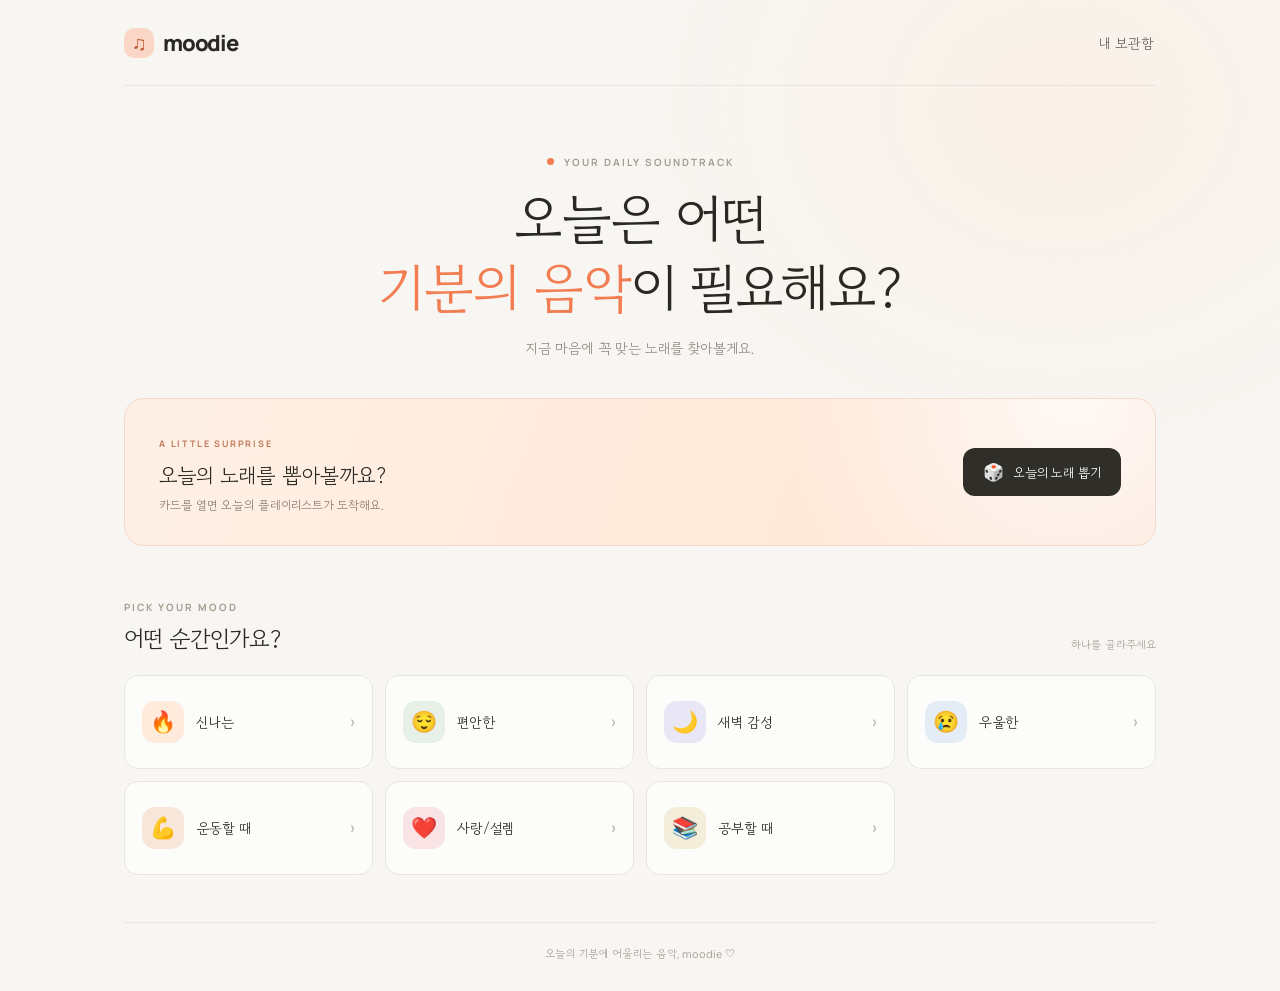
<file: index.html>
<!doctype html>
<html lang="ko">
  <head>
    <meta charset="UTF-8" />
    <meta name="viewport" content="width=device-width, initial-scale=1.0" />
    <meta name="theme-color" content="#f8f6f2" />
    <title>오늘의 음악</title>
    <link rel="stylesheet" href="style.css" />
  </head>
  <body>
    <main class="app-shell">
      <header class="topbar">
        <a class="brand" href="#" aria-label="오늘의 음악 홈">
          <span class="brand-icon" aria-hidden="true">♫</span>
          <span>moodie</span>
        </a>
        <button class="text-button" id="show-library" type="button">내 보관함</button>
      </header>

      <section class="hero" aria-labelledby="page-title">
        <p class="eyebrow"><span class="eyebrow-dot"></span> YOUR DAILY SOUNDTRACK</p>
        <h1 id="page-title">오늘은 어떤<br /><span>기분의 음악</span>이 필요해요?</h1>
        <p class="hero-copy">지금 마음에 꼭 맞는 노래를 찾아볼게요.</p>
      </section>

      <section class="draw-section" aria-label="오늘의 노래 뽑기">
        <div class="draw-copy">
          <span class="draw-kicker">A LITTLE SURPRISE</span>
          <h2>오늘의 노래를 뽑아볼까요?</h2>
          <p>카드를 열면 오늘의 플레이리스트가 도착해요.</p>
        </div>
        <button class="draw-button" id="draw-song" type="button">
          <span aria-hidden="true">🎲</span> 오늘의 노래 뽑기
        </button>
      </section>

      <section class="mood-section" aria-labelledby="mood-title">
        <div class="section-heading">
          <div>
            <p class="eyebrow">PICK YOUR MOOD</p>
            <h2 id="mood-title">어떤 순간인가요?</h2>
          </div>
          <span class="section-note">하나를 골라주세요</span>
        </div>
        <div class="mood-grid" id="mood-grid"></div>
      </section>

      <section class="library-section" id="library-section" aria-labelledby="library-title" hidden>
        <div class="section-heading library-heading">
          <div>
            <p class="eyebrow">YOUR COLLECTION</p>
            <h2 id="library-title">내 보관함</h2>
          </div>
          <button class="text-button close-library" id="close-library" type="button">닫기</button>
        </div>
        <div class="library-columns">
          <div>
            <h3>❤️ 좋아요</h3>
            <div class="saved-list" id="liked-list"></div>
          </div>
          <div>
            <h3>최근 추천곡</h3>
            <div class="saved-list" id="recent-list"></div>
          </div>
        </div>
      </section>

      <footer>오늘의 기분에 어울리는 음악, moodie ♡</footer>
    </main>

    <dialog class="result-dialog" id="result-dialog" aria-labelledby="result-title">
      <button class="dialog-close" id="close-result" type="button" aria-label="닫기">×</button>
      <div class="result-inner">
        <p class="eyebrow" id="result-eyebrow">YOUR SONG</p>
        <div class="flip-card" id="flip-card">
          <div class="album-art" id="album-art" aria-hidden="true">
            <span class="album-sparkle">✦</span>
            <span class="album-note">♫</span>
            <span class="album-caption">A SONG FOR YOU</span>
          </div>
          <div class="song-info">
            <span class="song-mood" id="song-mood"></span>
            <h2 id="result-title"></h2>
            <p id="result-artist"></p>
          </div>
        </div>
        <div class="result-actions">
          <button class="action-button like-button" id="like-song" type="button">♡ 좋아요</button>
          <button class="action-button" id="redraw-song" type="button">↻ 다시 뽑기</button>
          <a class="listen-button" id="listen-song" href="#" target="_blank" rel="noopener noreferrer">▶ Apple Music에서 듣기</a>
          <details class="other-platforms">
            <summary><span class="platform-chevron" aria-hidden="true">⌄</span><span>(다른 앱에서 듣기)</span></summary>
            <div class="platform-links" id="platform-links"></div>
          </details>
        </div>
      </div>
    </dialog>
    <script src="songs-catalog.js"></script>
    <script src="app.js"></script>
  </body>
</html>
</file>
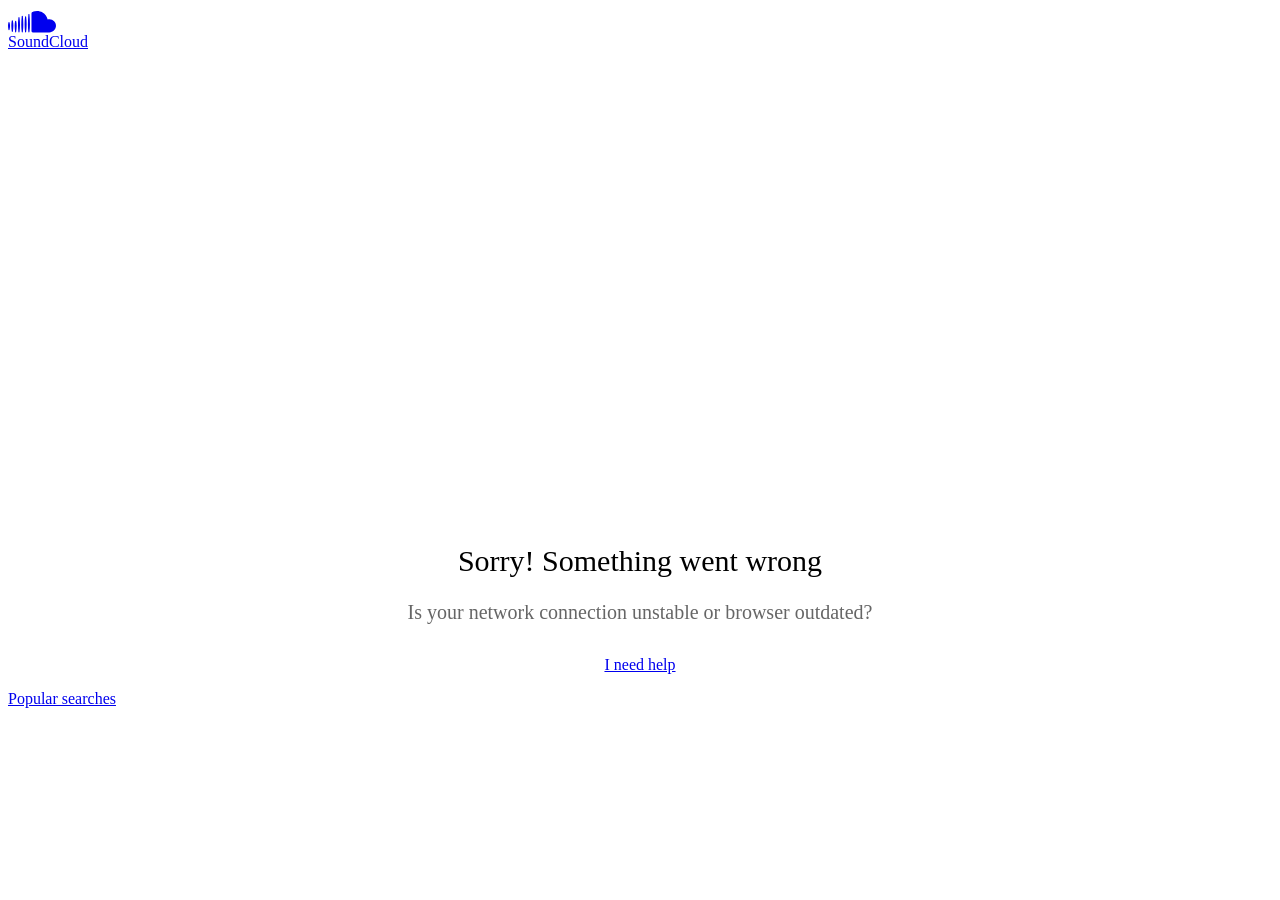
<file: soundcloud-test.html>
<!DOCTYPE html>
<html lang="en">
<head>
<meta charset="utf-8">
<meta name="theme-color" content="#333">
<link rel="dns-prefetch" href="//style.sndcdn.com">
<link rel="dns-prefetch" href="//a-v2.sndcdn.com">
<link rel="dns-prefetch" href="//api-v2.soundcloud.com">
<link rel="dns-prefetch" href="//sb.scorecardresearch.com">
<link rel="dns-prefetch" href="//secure.quantserve.com">
<link rel="dns-prefetch" href="//eventlogger.soundcloud.com">
<link rel="dns-prefetch" href="//api.soundcloud.com">
<link rel="dns-prefetch" href="//ssl.google-analytics.com">
<link rel="dns-prefetch" href="//i1.sndcdn.com">
<link rel="dns-prefetch" href="//i2.sndcdn.com">
<link rel="dns-prefetch" href="//i3.sndcdn.com">
<link rel="dns-prefetch" href="//i4.sndcdn.com">
<link rel="dns-prefetch" href="//wis.sndcdn.com">
<link rel="dns-prefetch" href="//va.sndcdn.com">
<link rel="dns-prefetch" href="//pixel.quantserve.com">
<title>Stream 김윤석 | Listen to 김밥 김밤 기기김 김밥~ playlist online for free on SoundCloud</title>
<meta content="record, sounds, share, sound, audio, tracks, music, soundcloud" name="keywords">
<meta name="referrer" content="origin">
<meta name="google-site-verification" content="dY0CigqM8Inubs_hgrYMwk-zGchKwrvJLcvI_G8631Q">
<link crossorigin="use-credentials" rel="manifest" href="/webmanifest.json">
<meta name="viewport" content="width=device-width,minimum-scale=1,maximum-scale=1,user-scalable=no">
<meta content="19507961798" property="fb:app_id">
<meta content="SoundCloud" property="og:site_name">
<meta content="SoundCloud" property="twitter:site">
<meta content="SoundCloud" property="twitter:app:name:iphone">
<meta content="336353151" property="twitter:app:id:iphone">
<meta content="SoundCloud" property="twitter:app:name:ipad">
<meta content="336353151" property="twitter:app:id:ipad">
<meta content="SoundCloud" property="twitter:app:name:googleplay">
<meta content="com.soundcloud.android" property="twitter:app:id:googleplay">
<link href="/sc-opensearch.xml" rel="search" title="SoundCloud" type="application/opensearchdescription+xml">
<meta name="description" content="Listen to 김밥 김밤 기기김 김밥~, a playlist curated by 김윤석 on desktop and mobile."><meta property="twitter:app:name:iphone" content="SoundCloud"><meta property="twitter:app:id:iphone" content="336353151"><meta property="twitter:app:name:ipad" content="SoundCloud"><meta property="twitter:app:id:ipad" content="336353151"><meta property="twitter:app:name:googleplay" content="SoundCloud"><meta property="twitter:app:id:googleplay" content="com.soundcloud.android"><meta property="twitter:title" content="김밥 김밤 기기김 김밥~"><meta property="twitter:description" content="Listen to 김밥 김밤 기기김 김밥~ by 김윤석 #np on #SoundCloud"><meta property="twitter:card" content="player"><meta property="twitter:player" content="https://w.soundcloud.com/player/?url=https%3A%2F%2Fapi.soundcloud.com%2Fplaylists%2Fsoundcloud%253Aplaylists%253A2049107634&amp;auto_play=false&amp;show_artwork=true&amp;visual=true&amp;origin=twitter"><meta property="twitter:url" content="https://soundcloud.com/kckjpt0gwdhf/sets/jz79tzpiw9av"><meta property="twitter:player:height" content="450"><meta property="twitter:player:width" content="435"><meta property="twitter:image" content="https://i1.sndcdn.com/artworks-iuF9SuXBqqG5zVDU-O7ErVA-t500x500.png"><meta property="twitter:app:url:googleplay" content="soundcloud://playlists:2049107634"><meta property="twitter:app:url:iphone" content="soundcloud://playlists:2049107634"><meta property="twitter:app:url:ipad" content="soundcloud://playlists:2049107634"><meta property="al:ios:app_name" content="SoundCloud"><meta property="al:ios:app_store_id" content="336353151"><meta property="al:android:app_name" content="SoundCloud"><meta property="al:android:package" content="com.soundcloud.android"><meta property="og:type" content="music.playlist"><meta property="og:url" content="https://soundcloud.com/kckjpt0gwdhf/sets/jz79tzpiw9av"><meta property="og:title" content="김밥 김밤 기기김 김밥~"><meta property="og:image" content="https://i1.sndcdn.com/artworks-iuF9SuXBqqG5zVDU-O7ErVA-t500x500.png"><meta property="og:image:width" content="500"><meta property="og:image:height" content="500"><meta property="og:description" content="Listen to 김밥 김밤 기기김 김밥~ by 김윤석 #np on #SoundCloud"><meta property="al:web:should_fallback" content="false"><meta property="al:ios:url" content="soundcloud://playlists:2049107634"><meta property="al:android:url" content="soundcloud://playlists:2049107634"><meta property="soundcloud:user" content="https://soundcloud.com/kckjpt0gwdhf">
<link rel="canonical" href="https://soundcloud.com/kckjpt0gwdhf/sets/jz79tzpiw9av"><link rel="alternate" media="only screen and (max-width: 640px)" href="https://m.soundcloud.com/kckjpt0gwdhf/sets/jz79tzpiw9av"><link rel="alternate" type="text/xml+oembed" href="https://soundcloud.com/oembed?url=https%3A%2F%2Fsoundcloud.com%2Fkckjpt0gwdhf%2Fsets%2Fjz79tzpiw9av&amp;format=xml"><link rel="alternate" type="text/json+oembed" href="https://soundcloud.com/oembed?url=https%3A%2F%2Fsoundcloud.com%2Fkckjpt0gwdhf%2Fsets%2Fjz79tzpiw9av&amp;format=json"><link rel="author" href="/kckjpt0gwdhf"><link rel="alternate" href="android-app://com.soundcloud.android/soundcloud/playlists:2049107634"><link rel="alternate" href="ios-app://336353151/soundcloud/playlists:2049107634">
<meta name="application-name" content="SoundCloud">
<meta name="msapplication-tooltip" content="Launch SoundCloud">
<meta name="msapplication-TileImage" content="https://a-v2.sndcdn.com/assets/images/sc-icons/win8-2dc974a18a.png">
<meta name="msapplication-TileColor" content="#ff5500">
<meta name="msapplication-starturl" content="https://soundcloud.com">
<link rel="icon" type="image/x-icon" href="https://a-v2.sndcdn.com/assets/images/sc-icons/favicon-c93ce58b59.ico">
<link rel="icon" type="image/png" sizes="48x48" href="https://a-v2.sndcdn.com/assets/images/sc-icons/favicon-48x48-8466dd3758.png">
<link href="https://a-v2.sndcdn.com/assets/images/sc-icons/ios-a62dfc8fe7.png" rel="apple-touch-icon">
<link href="https://a-v2.sndcdn.com/assets/images/sc-icons/fluid-b4e7a64b8b.png" rel="fluid-icon">
<script>
  (function () {
    window.ddjskey = '7FC6D561817844F25B65CDD97F28A1';
    // https://docs.datadome.co/docs/how-to-configure-the-javascript-tag
    window.ddoptions = {
      ajaxListenerPath: [{"host":"api-v2.soundcloud.com","path":"/tracks","strict":true},{"host":"api-v2.soundcloud.com","path":"/tracks/*/comments","strict":true},{"host":"api-v2.soundcloud.com","path":"/users/*/conversations/*","strict":true},{"host":"api-v2.soundcloud.com","path":"/me/followings/*","strict":true},{"host":"api-v2.soundcloud.com","path":"/users/*/tracks/*","strict":true},{"host":"api-v2.soundcloud.com","path":"/users/*/track_likes/*","strict":true},{"host":"api-v2.soundcloud.com","path":"/users/*/playlist_likes/*","strict":true},{"host":"api-v2.soundcloud.com","path":"/users/*/system_playlist_likes/*","strict":true},{"host":"api-v2.soundcloud.com","path":"/users/*/emails","strict":true},{"host":"api-v2.soundcloud.com","path":"/playlists","strict":true},{"host":"api-v2.soundcloud.com","path":"/playlists/*","strict":true},{"host":"api-v2.soundcloud.com","path":"/me","strict":true},{"host":"api-v2.soundcloud.com","path":"/me/track_reposts/*","strict":true},{"host":"api-v2.soundcloud.com","path":"/me/track_reposts/*/caption","strict":true},{"host":"api-v2.soundcloud.com","path":"/me/playlist_reposts/*","strict":true},{"host":"api-v2.soundcloud.com","path":"/uploads/*/track-transcoding","strict":true},{"host":"api-v2.soundcloud.com","path":"/uploads/track-upload-policy","strict":true},{"host":"graph.soundcloud.com","path":"/graphql","strict":true}],
      overrideAbortFetch: true,
      sessionByHeader: true,
      cookieName: 'datadome',
      endpoint: 'https://dwt.soundcloud.com/js/',
      disableAutoRefreshOnCaptchaPassed: true,
      enableTagEvents: true,
      abortAsyncOnCaptchaDisplay: false,
    };
  })();
</script>
<script src="https://dwt.soundcloud.com/tags.js" async></script>



<script>!function(){var o,e,a;function r(e){return e.test(o)}o=window.navigator.userAgent.toLowerCase();var i,t,n,s=void 0!==window.opera&&"[object Opera]"===window.opera.toString(),d=o.match(/\sopr\/([0-9]+)\./),p=r(/edge?\//),c=r(/chrome/),m=r(/webkit/),w=!c&&r(/safari/),f=!s&&r(/msie|trident/),h=!m&&r(/gecko/);i=d?parseInt(d[1],10):(n=o.match(/(opera|chrome|safari|firefox|msie|rv:)\/?\s*(\.?\d+(\.\d+)*)/i))&&(t=o.match(/version\/([.\d]+)/i))?parseInt(t[1],10):n?parseInt(n[2],10):null;var v=r(/mobile|android|iphone|ipod|symbianos|nokia|s60|playbook|playstation/);h&&(a=(e=o.match(/(firefox)\/?\s*(\.?\d+(\.\d+)*)/i))&&e.length>1&&parseInt(e[2],10)>=121),i&&!v&&(p&&i<121||c&&!d&&!p&&i<109||h&&!d&&!1===a||w&&i<17||f||s&&i<13||d&&i<106)&&(window.__sc_abortApp=!0)}()</script>
<link rel="stylesheet" href="https://style.sndcdn.com/css/soehne-6ee1b930cae107f8f71f.css">
<link rel="stylesheet" href="https://a-v2.sndcdn.com/assets/css/app-c8b53cc5e0ed56538d06.css">
</head>
<body class="theme-dark">
<script>
  (function () {
    var theme = window.matchMedia('(prefers-color-scheme: dark)').matches
      ? 'dark'
      : 'light';

    document.body.classList.remove('theme-dark');
    document.body.classList.add('theme-' + theme);
  })();
</script>

<div id="app">
<style>.header{width:100%;background:var(--background-surface-color);height:46px}.header__logo{background:var(--background-surface-color)}.header__logoLink{display:flex;flex-direction:column;justify-content:center;align-content:center;height:46px;width:48px}.header__logoLink svg{color:var(--primary-color)}.header__logoLink:focus{background-color:rgba(255,72,0,.8);outline:0}#header__loading{margin:13px auto 0;width:16px;background:url(https://a-v2.sndcdn.com/assets/images/loader-dark-45940ae3d4.gif) center no-repeat;background-size:16px 16px}</style>
<div role="banner" class="header sc-selection-disabled show fixed g-dark g-z-index-header">
<div class="header__inner l-container l-fullwidth">
<div class="header__left left">
<div class="header__logo left">
<a href="/" title="Home" class="header__logoLink sc-border-box sc-ir">
<svg viewBox="0 0 143 64" xmlns="http://www.w3.org/2000/svg" aria-hidden="true">
<path fill="currentColor" transform="translate(-166.000000, -1125.000000)" d="M308.984235,1169.99251 C308.382505,1180.70295 299.444837,1189.03525 288.718543,1188.88554 L240.008437,1188.88554 C237.777524,1188.86472 235.977065,1187.05577 235.966737,1184.82478 L235.966737,1132.37801 C235.894282,1130.53582 236.962478,1128.83883 238.654849,1128.10753 C238.654849,1128.10753 243.135035,1124.99996 252.572022,1124.99996 C258.337036,1124.99309 263.996267,1126.54789 268.948531,1129.49925 C276.76341,1134.09703 282.29495,1141.75821 284.200228,1150.62285 C285.880958,1150.14737 287.620063,1149.90993 289.36674,1149.91746 C294.659738,1149.88414 299.738952,1152.0036 303.438351,1155.78928 C307.13775,1159.57496 309.139562,1164.70168 308.984235,1169.99251 Z M229.885123,1135.69525 C231.353099,1153.48254 232.420718,1169.70654 229.885123,1187.43663 C229.796699,1188.23857 229.119091,1188.84557 228.312292,1188.84557 C227.505494,1188.84557 226.827885,1188.23857 226.739461,1187.43663 C224.375448,1169.85905 225.404938,1153.33003 226.739461,1135.69525 C226.672943,1135.09199 226.957336,1134.50383 227.471487,1134.18133 C227.985639,1133.85884 228.638946,1133.85884 229.153097,1134.18133 C229.667248,1134.50383 229.951641,1135.09199 229.885123,1135.69525 Z M220.028715,1187.4557 C219.904865,1188.26549 219.208361,1188.86356 218.389157,1188.86356 C217.569953,1188.86356 216.87345,1188.26549 216.7496,1187.4557 C214.986145,1172.28686 214.986145,1156.96477 216.7496,1141.79593 C216.840309,1140.9535 217.551388,1140.31488 218.398689,1140.31488 C219.245991,1140.31488 219.95707,1140.9535 220.047779,1141.79593 C222.005153,1156.95333 221.998746,1172.29994 220.028715,1187.4557 Z M210.153241,1140.2517 C211.754669,1156.55195 212.479125,1171.15545 210.134176,1187.41757 C210.134176,1188.29148 209.425728,1188.99993 208.551813,1188.99993 C207.677898,1188.99993 206.969449,1188.29148 206.969449,1187.41757 C204.70076,1171.36516 205.463344,1156.34224 206.969449,1140.2517 C207.05845,1139.43964 207.744425,1138.82474 208.561345,1138.82474 C209.378266,1138.82474 210.06424,1139.43964 210.153241,1140.2517 Z M200.258703,1187.47476 C200.169129,1188.29694 199.474788,1188.91975 198.647742,1188.91975 C197.820697,1188.91975 197.126356,1188.29694 197.036782,1187.47476 C195.216051,1173.32359 195.216051,1158.99744 197.036782,1144.84627 C197.036782,1143.94077 197.770837,1143.20671 198.676339,1143.20671 C199.581842,1143.20671 200.315897,1143.94077 200.315897,1144.84627 C202.251054,1158.99121 202.231809,1173.33507 200.258703,1187.47476 Z M190.383229,1155.50339 C192.880695,1166.56087 191.755882,1176.32196 190.287906,1187.58915 C190.168936,1188.33924 189.522207,1188.89148 188.762737,1188.89148 C188.003266,1188.89148 187.356537,1188.33924 187.237567,1187.58915 C185.903044,1176.47448 184.797296,1166.48462 187.142244,1155.50339 C187.142244,1154.60842 187.867763,1153.8829 188.762737,1153.8829 C189.65771,1153.8829 190.383229,1154.60842 190.383229,1155.50339 Z M180.526821,1153.82571 C182.814575,1165.15009 182.071055,1174.7396 180.469627,1186.10211 C180.27898,1187.7798 177.400223,1187.79886 177.247706,1186.10211 C175.798795,1174.91118 175.112468,1165.0357 177.190512,1153.82571 C177.281785,1152.97315 178.001234,1152.32661 178.858666,1152.32661 C179.716099,1152.32661 180.435548,1152.97315 180.526821,1153.82571 Z M170.575089,1159.31632 C172.977231,1166.82778 172.157452,1172.92846 170.479765,1180.63056 C170.391921,1181.42239 169.722678,1182.02149 168.925999,1182.02149 C168.12932,1182.02149 167.460077,1181.42239 167.372232,1180.63056 C165.923321,1173.08097 165.332318,1166.84684 167.23878,1159.31632 C167.330053,1158.46376 168.049502,1157.81722 168.906934,1157.81722 C169.764367,1157.81722 170.483816,1158.46376 170.575089,1159.31632 Z"></path>
</svg>
SoundCloud
</a>
</div>
</div>
<div id="header__loading" class="sc-hidden"></div>
</div>
</div>
<script>window.setTimeout((function(){if(!window.__sc_abortApp){var e=window.document.getElementById("header__loading");e&&(e.className="")}}),6e3)</script>
<style>.errorPage__inner{width:580px;margin:0 auto;position:relative;padding-top:460px;background:url(https://a-v2.sndcdn.com/assets/images/errors/500-e5a180b7a8.png) no-repeat 50% 80px;text-align:center;transition:all 1s linear}.errorTitle{margin-bottom:10px;font-size:30px}.errorText{line-height:28px;color:#666;font-size:20px}.errorButtons{margin-top:30px}@media (max-width:1280px){.errorPage__inner{background-size:80%}}</style>
<noscript class="errorPage__inner">
<div class="errorPage__inner">
<p class="errorTitle">JavaScript is disabled</p>
<p class="errorText sc-font-light">You need to enable JavaScript to use SoundCloud</p>
<div class="errorButtons">
<a href="http://www.enable-javascript.com/" target="_blank" class="sc-button sc-button-medium">Show me how to enable it</a>
</div>
</div>
</noscript>
<noscript><article itemscope itemtype="http://schema.org/MusicPlaylist">
  <header>
    <h1 itemprop="name"><a itemprop="url" href="/kckjpt0gwdhf/sets/jz79tzpiw9av">김밥 김밤 기기김 김밥~</a>
by <a href="/kckjpt0gwdhf">김윤석</a></h1>
published on <time pubdate>2025-07-10T12:30:01Z</time>

      


      
      <div itemscope itemprop="byArtist" itemtype="http://schema.org/MusicGroup"><meta itemprop="name" content="김윤석" /><meta itemprop="url" content="/kckjpt0gwdhf" /></div>
      <div itemscope itemprop="provider" itemtype="http://schema.org/Organization"><meta itemprop="name" content="SoundCloud" /><meta itemprop="image" content="https://soundcloud.com/soundcloud-logo-2026.png" /></div>
  </header>
  <p>
    <img src="https://i1.sndcdn.com/artworks-iuF9SuXBqqG5zVDU-O7ErVA-t1080x1080.png" width="" height="" alt="김밥 김밤 기기김 김밥~" itemprop="image">
    
    <meta itemprop="description" content="" />
  </p>
    <section class="tracklist">
      <h2>Contains tracks</h2>
      <meta itemprop="numTracks" content="42" />
        <article itemprop="track" itemscope itemtype="http://schema.org/MusicRecording">
          <h2 itemprop="name"><a itemprop="url" href="/nowhere_nowhere4/kimbap">Arkins &amp; Castle J - 김밥 (Kimbap) (Original Mix)</a>
by <a href="/nowhere_nowhere4">OROZEE</a></h2>
published on <time pubdate>2024-11-15T01:45:36Z</time>
          <meta itemprop="duration" content="PT00H01M58S" />
  <meta itemprop="genre" content="Dance &amp; EDM" />
        </article>
        <article itemprop="track" itemscope itemtype="http://schema.org/MusicRecording">
          <h2 itemprop="name"><a itemprop="url" href="/zero_kr/zero-sexy-and-i-know-it-remix">ZERO - Sexy And I Know It (Remix)</a>
by <a href="/zero_kr">zero_kr</a></h2>
published on <time pubdate>2025-07-03T06:42:16Z</time>
          <meta itemprop="duration" content="PT00H03M18S" />
  <meta itemprop="genre" content="Dance &amp; EDM" />
        </article>
        <article itemprop="track" itemscope itemtype="http://schema.org/MusicRecording">
          <h2 itemprop="name"><a itemprop="url" href="/epiik93/epiik-manila-original-mix">Epiik - Manila (Original Mix)</a>
by <a href="/epiik93">Epiik</a></h2>
published on <time pubdate>2023-08-18T10:00:57Z</time>
          <meta itemprop="duration" content="PT00H02M12S" />
  <meta itemprop="genre" content="Epiik" />
        </article>
        <article itemprop="track" itemscope itemtype="http://schema.org/MusicRecording">
          <h2 itemprop="name"><a itemprop="url" href="/djmusikofficial/musik-jjam-bbong-edit">MUSIK - 짬뽕 (JJAM - BBONG) (Edit)</a>
by <a href="/djmusikofficial">MUSIK</a></h2>
published on <time pubdate>2023-10-10T16:19:32Z</time>
          <meta itemprop="duration" content="PT00H02M09S" />
  <meta itemprop="genre" content="Dance &amp; EDM" />
        </article>
    </section>


  <footer>
      <ul>
  <li><a rel="nofollow" href="/kckjpt0gwdhf/albums">Albums from this user</a></li>
  <li><a rel="nofollow" href="/kckjpt0gwdhf/sets">Playlists from this user</a></li>
  <li><a rel="nofollow" href="/kckjpt0gwdhf/jz79tzpiw9av/likes">Users who like 김밥 김밤 기기김 김밥~</a></li>
  <li><a rel="nofollow" href="/kckjpt0gwdhf/jz79tzpiw9av/reposts">Users who reposted 김밥 김밤 기기김 김밥~</a></li>
</ul>
    License: all-rights-reserved
  </footer>
</article>
</noscript>
<style>#updateBrowserMessage{width:600px;margin:0 auto;position:relative;padding-top:410px;background:url(https://a-v2.sndcdn.com/assets/images/errors/browser-9cdd4e6df7.png) no-repeat 50% 130px;text-align:center;display:none}#updateBrowserMessage .messageText{line-height:26px;font-size:20px;margin-bottom:5px}#updateBrowserMessage .downloadLinks{margin-top:0}</style>
<div id="updateBrowserMessage">
<p class="messageText sc-text-light sc-text-secondary">
Your current browser isn't compatible with SoundCloud. <br>
Please download one of our supported browsers.
<a href="https://help.soundcloud.com/hc/articles/115003564308-Technical-requirements">Need help?</a>
</p>
<div class="downloadLinks sc-type-h3 sc-text-h3 sc-text-light sc-text-secondary">
<a href="http://google.com/chrome" target="_blank" title="Chrome">Chrome</a>
| <a href="http://firefox.com" target="_blank" title="Firefox">Firefox</a> |
<a href="http://apple.com/safari" target="_blank" title="Safari">Safari</a>
|
<a href="https://www.microsoft.com/edge" target="_blank" title="Edge">Edge</a>
</div>
</div>
<script>window.__sc_abortApp&&(window.document.getElementById("updateBrowserMessage").style.display="block")</script>
<div id="error__timeout" class="errorPage__inner sc-hidden">
<p class="errorTitle sc-type-h1 sc-text-h1">Sorry! Something went wrong</p>
<div class="errorText sc-font-light">
<p>Is your network connection unstable or browser outdated?</p>
</div>
<div class="errorButtons">
<a class="sc-button" href="https://help.soundcloud.com" target="_blank" id="try-again">I need help</a>
</div>
</div>
<script>function displayError(){if(!window.__sc_abortApp){var r=window.document,e=r.getElementById("error__timeout"),o=r.getElementById("header__loading");e&&o&&(e.className="errorPage__inner",o.className="sc-hidden")}}window.setTimeout(displayError,15e3),window.onerror=displayError</script>
<p>
<a href="/popular/searches" title="Popular searches">Popular searches</a>
</p>
</div>
<script crossorigin src="https://a-v2.sndcdn.com/assets/59-ac0a49ce.js"></script>
<script crossorigin src="https://a-v2.sndcdn.com/assets/57-e515a320.js"></script>
<script type="text/javascript">
  window.dataLayer = window.dataLayer || [];
  function gtag() {
    dataLayer.push(arguments);
  }
  gtag('consent', 'default', {
    'ad_storage': 'denied',
    'analytics_storage': 'denied',
    'functionality_storage': 'denied',
    'personalization_storage': 'denied',
    'security_storage': 'granted',
    'ad_user_data': 'denied',
    'ad_personalization': 'denied',
    'region': [
          'BE', 'GR', 'LT', 'PT', 'BG', 'ES', 'LU', 'RO',
          'CZ', 'FR', 'HU', 'SI', 'DK', 'HR', 'MT', 'SK',
          'DE', 'IT', 'NL', 'FI', 'EE', 'CY', 'AT', 'SE',
          'IE', 'LV', 'PL', 'US-CA'
    ]
  });
  gtag('consent', 'default', {
    'ad_storage': 'granted',
    'analytics_storage': 'granted',
    'functionality_storage': 'granted',
    'personalization_storage': 'granted',
    'security_storage': 'granted',
    'ad_user_data': 'granted',
    'ad_personalization': 'granted'
  });
</script>
<script
  async
  src="https://cdn.cookielaw.org/consent/7e62c772-c97a-4d95-8d0a-f99bbeadcf61/otSDKStub.js"
  type="text/javascript"
  charset="UTF-8"
  data-domain-script="7e62c772-c97a-4d95-8d0a-f99bbeadcf61"
></script>
<script type="text/javascript">
  (function (global) {
    function OptanonWrapper() {
      var activeGroups = (global.OptanonActiveGroups || '').split(',');

      if (Array.isArray(OptanonWrapper.callbacks)) {
        for (var i = 0, max = OptanonWrapper.callbacks.length; i < max; i++) {
          try {
            OptanonWrapper.callbacks[i](activeGroups);
          } catch (e) {}
        }
      }

      OptanonWrapper.isLoaded = true;
    };

    OptanonWrapper.callbacks = [];
    OptanonWrapper.isLoaded = false;

    global.OptanonWrapper = OptanonWrapper;
  }(window));
</script>

<script>window.__sc_version="1791325212"</script>
<script>window.__sc_hydration = [{"hydratable":"anonymousId","data":"426917-403954-99419-834911"},{"hydratable":"features","data":{"features":["mobi_webauth_oauth_mode","v2_use_onetrust_user_id_eu2","mobi_use_auth_internal_analytics","v2_use_onetrust_tcfv2_us_ca","mobi_enable_onetrust_tcfv2","mobi_tracking_send_session_id","mobi_use_onetrust_eu1","checkout_prefetch_recurly","mobi_use_onetrust_gb","mobi_use_onetrust_tcfv2_us_ca","mobi_dsa_report_content_form","mobi_subscription_withdrawal_form","v2_dsa_report_content_links","mobi_use_onetrust_tcfv2_eu2","v2_test_feature_toggle","checkout_send_segment_events_to_event_gateway","mobi_use_onetrust_user_id_eu1","trolley","v2_nigeria_creator_banner","mobi_use_onetrust_user_id_ex_us","mobi_use_onetrust_tcfv2_eu1","v2_post_with_caption","v2_use_drm_transcodings","v2_webi_embed_container","mobi_use_dwt","v2_use_onetrust_tcfv2_eu1","mobi_use_onetrust_eu4","featured_artists_banner","v2_repost_redirect_page","v2_use_onetrust_gb","v2_dsa_ad_compliance","checkout_use_extole","use_onetrust_async","creator_mid_tier_not_us","mobi_dsa_report_content_links","v2_signals_collection","v2_track_level_distro_to_plan_picker","v2_direct_support_link","checkout_web_products","v2_api_auth_sign_out","v2_ie11_support_end","checkout_use_new_connect","mobi_dsa_ad_compliance","v2_skip_prerendered_navigate","cd_repost_to_artists","v2_enable_crossfade","v2_tracking_moengage_integration","mobi_report_content_links","creator_mid_tier_canada","v2_hq_file_storage_release","gql_tracks","creator_plan_names_repositioning","v2_use_onetrust_eu4","v2_stories_onboarding","mobi_use_onetrust_user_id_eu2","mobi_tracking_moengage_integration","v2_use_dwt","v2_use_updated_alert_banner_quota_upsell","creator_mid_tier_downgrade_downgrade","v2_enable_onetrust","v2_signed_out_cancellation_flow","v2_import_playlist_experiment","v2_disable_sidebar_comments_count","v2_upload_redirection","v2_subhub_churn_intercept","checkout_use_new_plan_picker","v2_signage_on_home","v2_use_onetrust_eu2","next_pro_first_fans","v2_comscore_udm_2","checkout_creator_coupon_codes_enabled","fpi_messaging_drawer","v2_use_onetrust_us","v2_featured_fans_opt_out","v2_comment_sorting","mobi_open_app_soft_wall","shorten_on_soundcloud","sc4a_benefits_iframe","checkout_use_recurly_with_paypal","creator_mid_tier_not_germany_france_us","v2_show_for_artists_link","mobi_use_onetrust_eu3","mobi_use_onetrust_elsewhere","v2_use_onetrust_eu3","v2_use_onetrust_tcfv2_ex_us","creator_mid_tier","mobi_use_onetrust_us","v2_oscp_german_tax_fields_support","v2_fallback_queue_for_search","v2_use_onetrust_user_id_ex_us","creator_mid_tier_upgrade_downgrade","v2_use_new_connect","v2_use_onetrust_tcfv2_eu2","mobi_interstitial_ad","v2_get_heard","v2_interstitial_ad","v2_send_segment_events_to_event_gateway","v2_use_onetrust_eu1","v2_repost_with_caption_graphql","mobi_use_onetrust_tcfv2_ex_us","creator_mid_tier_anz","v2_tags_recent_tracks","sc4a_onboarding_checklist","v2_statsig_hydrate_init","show_disabled_tracks","checkout_hydrate_config","mobi_new_ad_placements","mobi_use_onetrust_eu2","v2_velvetcake_profile_widget","v2_enable_new_web_errors","v2_use_onetrust_elsewhere","checkout_use_dwt","v2_webauth_use_local_tracking","mobi_sign_in_experiment","mobi_enable_onetrust","v2_can_see_insights","fpi_20_fans_rollout","mobi_trinity","v2_enable_crossfade_upload","request_takedown","v2_monetization_mx","v2_webauth_oauth_mode","v2_google_one_tap","v2_enable_pwa","v2_use_extole","mobi_use_drm_transcodings","mobi_use_hls_hack","creator_mid_tier_uk","v2_stories","v2_use_onetrust_user_id_eu1","v2_use_onetrust_user_id_global","use_recurly_checkout","v2_show_side_by_side_upsell_experience","v2_enable_onetrust_tcfv2","v2_enable_crossfade_track_manager","v2_enable_tcfv2_consent_string_cache","v2_track_manager_redirection","use_on_soundcloud_short_links","mobi_send_segment_events_to_event_gateway","artist_fan_connection_widget","v2_update_sidebar_module_headers"]}},{"hydratable":"geoip","data":{"country_code":"KR","country_name":"South Korea","region":"44","city":"Gyeryong","postal_code":"328","latitude":36.2965,"longitude":127.2258,"timezone":"Asia/Seoul"}},{"hydratable":"privacySettings","data":{"allows_messages_from_unfollowed_users":false,"analytics_opt_in":true,"communications_opt_in":true,"targeted_advertising_opt_in":false,"legislation":[]}},{"hydratable":"statsigClientInitializeResponse","data":{"configString":"{\"feature_gates\":{\"5688754\":{\"name\":\"5688754\",\"value\":true,\"rule_id\":\"2Zo2QZEphAfIpiQETzoWjS\",\"secondary_exposures\":[],\"id_type\":\"userID\"},\"10789665\":{\"name\":\"10789665\",\"value\":false,\"rule_id\":\"4bA2yDCu3wgS7mdUPJTrT9\",\"secondary_exposures\":[],\"id_type\":\"userID\"},\"163128860\":{\"name\":\"163128860\",\"value\":false,\"rule_id\":\"default\",\"secondary_exposures\":[],\"id_type\":\"userID\"},\"218482608\":{\"name\":\"218482608\",\"value\":false,\"rule_id\":\"default\",\"secondary_exposures\":[],\"id_type\":\"userID\"},\"269461791\":{\"name\":\"269461791\",\"value\":true,\"rule_id\":\"disabled\",\"secondary_exposures\":[],\"id_type\":\"stableID\"},\"295207513\":{\"name\":\"295207513\",\"value\":false,\"rule_id\":\"default\",\"secondary_exposures\":[],\"id_type\":\"stableID\"},\"335057735\":{\"name\":\"335057735\",\"value\":true,\"rule_id\":\"2NcL9pH5jCD404I3hC875a\",\"secondary_exposures\":[],\"id_type\":\"userID\"},\"345354045\":{\"name\":\"345354045\",\"value\":true,\"rule_id\":\"731sdSdWyHhBiEE1adOfmh:100.00:3\",\"secondary_exposures\":[],\"id_type\":\"userID\"},\"387092580\":{\"name\":\"387092580\",\"value\":true,\"rule_id\":\"7qOXeqCAXrRktgPaQsSEti\",\"secondary_exposures\":[],\"id_type\":\"userID\"},\"482752608\":{\"name\":\"482752608\",\"value\":true,\"rule_id\":\"6F3HFvSl8uy2H5Nb6HqJHj\",\"secondary_exposures\":[],\"id_type\":\"userID\"},\"499445266\":{\"name\":\"499445266\",\"value\":true,\"rule_id\":\"2zczvl3rRbJmKMnEJmM02f\",\"secondary_exposures\":[],\"id_type\":\"userID\"},\"601644369\":{\"name\":\"601644369\",\"value\":true,\"rule_id\":\"5REzbRJVBMJ8jGnSVPdGul:100.00:1\",\"secondary_exposures\":[],\"id_type\":\"stableID\"},\"753118250\":{\"name\":\"753118250\",\"value\":true,\"rule_id\":\"4niompGUu64dKxPUINyg5w:100.00:2\",\"secondary_exposures\":[],\"id_type\":\"userID\"},\"757817760\":{\"name\":\"757817760\",\"value\":false,\"rule_id\":\"default\",\"secondary_exposures\":[],\"id_type\":\"userID\"},\"809494859\":{\"name\":\"809494859\",\"value\":true,\"rule_id\":\"I3omdIF7hiMPQMBUykfTX:100.00:2\",\"secondary_exposures\":[],\"id_type\":\"userID\"},\"969152394\":{\"name\":\"969152394\",\"value\":true,\"rule_id\":\"6wbAdwvR4u4YIbEn5dVXxA:100.00:2\",\"secondary_exposures\":[],\"id_type\":\"userID\"},\"1034927708\":{\"name\":\"1034927708\",\"value\":false,\"rule_id\":\"default\",\"secondary_exposures\":[{\"gate\":\"3906631204\",\"gateValue\":\"false\",\"ruleID\":\"7JYUmBqGQ60mHlWjWtpsec\"}],\"id_type\":\"userID\"},\"1070993832\":{\"name\":\"1070993832\",\"value\":false,\"rule_id\":\"default\",\"secondary_exposures\":[],\"id_type\":\"userID\"},\"1200770180\":{\"name\":\"1200770180\",\"value\":true,\"rule_id\":\"disabled\",\"secondary_exposures\":[],\"id_type\":\"userID\"},\"1396019509\":{\"name\":\"1396019509\",\"value\":false,\"rule_id\":\"default\",\"secondary_exposures\":[],\"id_type\":\"userID\"},\"1436889564\":{\"name\":\"1436889564\",\"value\":true,\"rule_id\":\"disabled\",\"secondary_exposures\":[],\"id_type\":\"userID\"},\"1474439853\":{\"name\":\"1474439853\",\"value\":false,\"rule_id\":\"default\",\"secondary_exposures\":[],\"id_type\":\"userID\"},\"1526785582\":{\"name\":\"1526785582\",\"value\":true,\"rule_id\":\"71xZspLE4r36IIC5pQj3ow\",\"secondary_exposures\":[],\"id_type\":\"userID\"},\"1553925866\":{\"name\":\"1553925866\",\"value\":true,\"rule_id\":\"disabled\",\"secondary_exposures\":[],\"id_type\":\"stableID\"},\"1567140130\":{\"name\":\"1567140130\",\"value\":false,\"rule_id\":\"default\",\"secondary_exposures\":[],\"id_type\":\"userID\"},\"1614872978\":{\"name\":\"1614872978\",\"value\":false,\"rule_id\":\"default\",\"secondary_exposures\":[],\"id_type\":\"stableID\"},\"1766036343\":{\"name\":\"1766036343\",\"value\":true,\"rule_id\":\"disabled\",\"secondary_exposures\":[],\"id_type\":\"stableID\"},\"1797068334\":{\"name\":\"1797068334\",\"value\":true,\"rule_id\":\"26HcPQk5y0JPpq53MnAUvl\",\"secondary_exposures\":[],\"id_type\":\"userID\"},\"1862581570\":{\"name\":\"1862581570\",\"value\":true,\"rule_id\":\"70kst7vAmHtdPQ6AGjoChw:100.00:1\",\"secondary_exposures\":[],\"id_type\":\"userID\"},\"2026639797\":{\"name\":\"2026639797\",\"value\":true,\"rule_id\":\"5iXBZtFdgplN92VuBlCZXR\",\"secondary_exposures\":[],\"id_type\":\"userID\"},\"2185160558\":{\"name\":\"2185160558\",\"value\":false,\"rule_id\":\"default\",\"secondary_exposures\":[],\"id_type\":\"userID\"},\"2254327457\":{\"name\":\"2254327457\",\"value\":false,\"rule_id\":\"default\",\"secondary_exposures\":[],\"id_type\":\"userID\"},\"2340012884\":{\"name\":\"2340012884\",\"value\":false,\"rule_id\":\"default\",\"secondary_exposures\":[],\"id_type\":\"userID\"},\"2602694798\":{\"name\":\"2602694798\",\"value\":true,\"rule_id\":\"disabled\",\"secondary_exposures\":[],\"id_type\":\"userID\"},\"2618300873\":{\"name\":\"2618300873\",\"value\":true,\"rule_id\":\"VJI2RZXTWRyAfDCgs2AZ5:100.00:3\",\"secondary_exposures\":[],\"id_type\":\"stableID\"},\"2843948931\":{\"name\":\"2843948931\",\"value\":true,\"rule_id\":\"3ChENFp7VkCbAcg5HVesYq:100.00:1\",\"secondary_exposures\":[],\"id_type\":\"userID\"},\"2878451644\":{\"name\":\"2878451644\",\"value\":true,\"rule_id\":\"jXLaI5rguXpKga8ez8YmT:100.00:3\",\"secondary_exposures\":[],\"id_type\":\"userID\"},\"2882757490\":{\"name\":\"2882757490\",\"value\":false,\"rule_id\":\"default\",\"secondary_exposures\":[],\"id_type\":\"userID\"},\"2926794380\":{\"name\":\"2926794380\",\"value\":false,\"rule_id\":\"default\",\"secondary_exposures\":[],\"id_type\":\"userID\"},\"3021451191\":{\"name\":\"3021451191\",\"value\":false,\"rule_id\":\"default\",\"secondary_exposures\":[],\"id_type\":\"userID\"},\"3115197054\":{\"name\":\"3115197054\",\"value\":true,\"rule_id\":\"40BuInaGZIYNSFrVqZCr7a\",\"secondary_exposures\":[],\"id_type\":\"userID\"},\"3282749987\":{\"name\":\"3282749987\",\"value\":true,\"rule_id\":\"7IQeMfio5o8DjknfsDgjqE:100.00:3\",\"secondary_exposures\":[],\"id_type\":\"userID\"},\"3391285753\":{\"name\":\"3391285753\",\"value\":true,\"rule_id\":\"disabled\",\"secondary_exposures\":[],\"id_type\":\"stableID\"},\"3570002952\":{\"name\":\"3570002952\",\"value\":true,\"rule_id\":\"IM348GHTSC0LJVvG4NdOB\",\"secondary_exposures\":[],\"id_type\":\"userID\"},\"3716405229\":{\"name\":\"3716405229\",\"value\":false,\"rule_id\":\"default\",\"secondary_exposures\":[],\"id_type\":\"userID\"},\"3862696535\":{\"name\":\"3862696535\",\"value\":false,\"rule_id\":\"default\",\"secondary_exposures\":[],\"id_type\":\"userID\"},\"3867004153\":{\"name\":\"3867004153\",\"value\":true,\"rule_id\":\"5II5rZZAmSsuNYNEWcRfNZ:100.00:1\",\"secondary_exposures\":[],\"id_type\":\"userID\"},\"3884705820\":{\"name\":\"3884705820\",\"value\":true,\"rule_id\":\"disabled\",\"secondary_exposures\":[],\"id_type\":\"stableID\"},\"3961051624\":{\"name\":\"3961051624\",\"value\":false,\"rule_id\":\"default\",\"secondary_exposures\":[{\"gate\":\"3906631204\",\"gateValue\":\"false\",\"ruleID\":\"7JYUmBqGQ60mHlWjWtpsec\"}],\"id_type\":\"userID\"},\"4067056285\":{\"name\":\"4067056285\",\"value\":false,\"rule_id\":\"default\",\"secondary_exposures\":[],\"id_type\":\"userID\"},\"4132833403\":{\"name\":\"4132833403\",\"value\":true,\"rule_id\":\"5mVrzfVWDMLticcOxAljen:100.00:2\",\"secondary_exposures\":[],\"id_type\":\"stableID\"},\"4142218413\":{\"name\":\"4142218413\",\"value\":false,\"rule_id\":\"default\",\"secondary_exposures\":[],\"id_type\":\"userID\"},\"4242882860\":{\"name\":\"4242882860\",\"value\":false,\"rule_id\":\"default\",\"secondary_exposures\":[],\"id_type\":\"userID\"},\"4289281104\":{\"name\":\"4289281104\",\"value\":true,\"rule_id\":\"6kaUB0WibrUbDhk3gG1voC\",\"secondary_exposures\":[],\"id_type\":\"userID\"}},\"dynamic_configs\":{\"18867224\":{\"name\":\"18867224\",\"value\":{\"track_page_distribution_upsell\":false,\"v2_new_edit_action_buttons\":true,\"track_page_mastering_upsell\":false,\"v2_webi_track_page\":false,\"render_in_webi\":true,\"get_heard_enrollment_track_page_v2\":true,\"v2_artist_webi_track_page\":true,\"enabled\":false,\"show_hero_improvements\":false,\"show_comment_starter\":false,\"placement\":\"none\"},\"group\":\"launchedGroup\",\"rule_id\":\"launchedGroup\",\"is_device_based\":false,\"secondary_exposures\":[],\"group_name\":\"Test\",\"explicit_parameters\":[\"v2_artist_webi_track_page\"],\"id_type\":\"userID\",\"is_user_in_experiment\":false,\"is_experiment_active\":false,\"is_in_layer\":true},\"183683058\":{\"name\":\"183683058\",\"value\":{\"creatorsOnly\":true},\"group\":\"launchedGroup\",\"rule_id\":\"launchedGroup\",\"is_device_based\":false,\"secondary_exposures\":[],\"group_name\":\"Test\",\"id_type\":\"userID\",\"is_user_in_experiment\":false,\"is_experiment_active\":false},\"191888894\":{\"name\":\"191888894\",\"value\":{\"shouldShow\":true},\"group\":\"launchedGroup\",\"rule_id\":\"launchedGroup\",\"is_device_based\":false,\"secondary_exposures\":[],\"group_name\":\"Test\",\"id_type\":\"userID\",\"is_user_in_experiment\":false,\"is_experiment_active\":false},\"192197615\":{\"name\":\"192197615\",\"value\":{\"similar_sounds_model\":\"control\",\"useBigtable\":false,\"activityFilterEnabled\":false,\"activityFilter\":\"enabled\",\"sdui_content_enabled\":true,\"audiogene_autoplay\":false,\"knn_version\":\"voyager\",\"new_for_you_variant\":\"nfy_voyager\",\"get_heard\":\"\"},\"group\":\"launchedGroup\",\"rule_id\":\"launchedGroup\",\"is_device_based\":false,\"secondary_exposures\":[],\"group_name\":\"Test\",\"explicit_parameters\":[\"knn_version\"],\"id_type\":\"userID\",\"is_user_in_experiment\":false,\"is_experiment_active\":false,\"is_in_layer\":true},\"225579016\":{\"name\":\"225579016\",\"value\":{\"profile_control_v2\":true},\"group\":\"launchedGroup\",\"rule_id\":\"launchedGroup\",\"is_device_based\":false,\"secondary_exposures\":[],\"group_name\":\"Test\",\"id_type\":\"userID\",\"is_user_in_experiment\":false,\"is_experiment_active\":false},\"301845008\":{\"name\":\"301845008\",\"value\":{},\"group\":\"targetingGate\",\"rule_id\":\"targetingGate\",\"is_device_based\":true,\"secondary_exposures\":[{\"gate\":\"4142218413\",\"gateValue\":\"false\",\"ruleID\":\"default\"}],\"id_type\":\"stableID\",\"is_user_in_experiment\":false,\"is_experiment_active\":false},\"614581814\":{\"name\":\"614581814\",\"value\":{\"show_vinyl_label\":true},\"group\":\"launchedGroup\",\"rule_id\":\"launchedGroup\",\"is_device_based\":true,\"secondary_exposures\":[],\"group_name\":\"Test\",\"id_type\":\"stableID\",\"is_user_in_experiment\":false,\"is_experiment_active\":false},\"664527186\":{\"name\":\"664527186\",\"value\":{\"enabled\":true},\"group\":\"launchedGroup\",\"rule_id\":\"launchedGroup\",\"is_device_based\":true,\"secondary_exposures\":[],\"group_name\":\"Test\",\"id_type\":\"stableID\",\"is_user_in_experiment\":false,\"is_experiment_active\":false},\"721832964\":{\"name\":\"721832964\",\"value\":{\"enabled\":true},\"group\":\"launchedGroup\",\"rule_id\":\"launchedGroup\",\"is_device_based\":false,\"secondary_exposures\":[],\"group_name\":\"Test\",\"id_type\":\"userID\",\"is_user_in_experiment\":false,\"is_experiment_active\":false},\"746301305\":{\"name\":\"746301305\",\"value\":{\"is_artist_studio\":false},\"group\":\"launchedGroup\",\"rule_id\":\"launchedGroup\",\"is_device_based\":false,\"secondary_exposures\":[],\"group_name\":\"Control\",\"id_type\":\"userID\",\"is_user_in_experiment\":false,\"is_experiment_active\":false},\"963533814\":{\"name\":\"963533814\",\"value\":{\"creator_upsell_copy\":{\"en\":\"Upgrade now\",\"en_GB\":\"Upgrade now\",\"es\":\"Mejora ahora\",\"de\":\"Upgrade jetzt\",\"fr\":\"Améliorez maintenant\",\"nl\":\"Nu upgraden\",\"it\":\"Aggiorna ora\",\"pt_BR\":\"Atualize agora\",\"sv\":\"Uppgradera nu\",\"pl\":\"Ulepsz teraz\"},\"fan_upsell_copy\":{},\"creator_button_ui\":true,\"fan_button_ui\":false,\"creator_upsell_show\":true,\"fan_upsell_show\":false,\"creator_upsell_text_color\":\"var(--font-special-color)\",\"fan_upsell_text_color\":\"\u003c%default%\u003e\",\"creator_upsell_background_color\":\"var(--surface-color)\",\"fan_upsell_background_color\":\"\u003c%default%\u003e\",\"creator_upsell_border_color\":\"#FF5500\",\"fan_upsell_border_color\":\"\u003c%default%\u003e\",\"creator_cta_target\":\"plan_picker\",\"applies_to_user_type\":\"creator\",\"applies_to_creator_plans\":[\"free\"],\"applies_to_fan_plans\":[\"free\"],\"creator_promo_code\":\"\"},\"group\":\"prestart\",\"rule_id\":\"prestart\",\"is_device_based\":false,\"secondary_exposures\":[],\"explicit_parameters\":[\"creator_upsell_copy\",\"fan_upsell_show\",\"creator_upsell_show\",\"creator_upsell_background_color\",\"creator_upsell_text_color\",\"creator_button_ui\",\"creator_upsell_border_color\",\"creator_cta_target\",\"fan_button_ui\",\"fan_upsell_background_color\",\"fan_upsell_border_color\",\"applies_to_user_type\",\"fan_upsell_text_color\",\"applies_to_creator_plans\",\"applies_to_fan_plans\",\"creator_promo_code\"],\"id_type\":\"userID\",\"is_user_in_experiment\":false,\"is_experiment_active\":false,\"is_in_layer\":true},\"989509283\":{\"name\":\"989509283\",\"value\":{},\"group\":\"targetingGate\",\"rule_id\":\"targetingGate\",\"is_device_based\":false,\"secondary_exposures\":[{\"gate\":\"2254327457\",\"gateValue\":\"false\",\"ruleID\":\"default\"}],\"id_type\":\"userID\",\"is_user_in_experiment\":false,\"is_experiment_active\":false},\"1041511405\":{\"name\":\"1041511405\",\"value\":{\"similar_sounds_model\":\"control\",\"useBigtable\":false,\"activityFilterEnabled\":false,\"activityFilter\":\"enabled\",\"sdui_content_enabled\":true,\"audiogene_autoplay\":false,\"knn_version\":\"voyager\",\"new_for_you_variant\":\"nfy_voyager\",\"get_heard\":\"\"},\"group\":\"launchedGroup\",\"rule_id\":\"launchedGroup\",\"is_device_based\":false,\"secondary_exposures\":[],\"group_name\":\"Control\",\"explicit_parameters\":[\"audiogene_autoplay\"],\"id_type\":\"userID\",\"is_user_in_experiment\":false,\"is_experiment_active\":false,\"is_in_layer\":true},\"1053824964\":{\"name\":\"1053824964\",\"value\":{},\"group\":\"prestart\",\"rule_id\":\"prestart\",\"is_device_based\":false,\"secondary_exposures\":[{\"gate\":\"3906631204\",\"gateValue\":\"false\",\"ruleID\":\"7JYUmBqGQ60mHlWjWtpsec\"}],\"id_type\":\"userID\",\"is_user_in_experiment\":false,\"is_experiment_active\":false},\"1145461068\":{\"name\":\"1145461068\",\"value\":{\"track_page_distribution_upsell\":false,\"v2_new_edit_action_buttons\":true,\"track_page_mastering_upsell\":false,\"v2_webi_track_page\":false,\"render_in_webi\":true,\"get_heard_enrollment_track_page_v2\":true,\"v2_artist_webi_track_page\":true,\"enabled\":false,\"show_hero_improvements\":false,\"show_comment_starter\":false,\"placement\":\"none\"},\"group\":\"launchedGroup\",\"rule_id\":\"launchedGroup\",\"is_device_based\":false,\"secondary_exposures\":[],\"group_name\":\"Control\",\"explicit_parameters\":[\"track_page_distribution_upsell\"],\"id_type\":\"userID\",\"is_user_in_experiment\":false,\"is_experiment_active\":false,\"is_in_layer\":true},\"1156106472\":{\"name\":\"1156106472\",\"value\":{\"test\":\"bar\"},\"group\":\"launchedGroup\",\"rule_id\":\"launchedGroup\",\"is_device_based\":true,\"secondary_exposures\":[],\"group_name\":\"Test\",\"id_type\":\"stableID\",\"is_user_in_experiment\":false,\"is_experiment_active\":false},\"1186982713\":{\"name\":\"1186982713\",\"value\":{\"similar_sounds_model\":\"control\",\"useBigtable\":false,\"activityFilterEnabled\":false,\"activityFilter\":\"enabled\",\"sdui_content_enabled\":true,\"audiogene_autoplay\":false,\"knn_version\":\"voyager\",\"new_for_you_variant\":\"nfy_voyager\",\"get_heard\":\"group-B\"},\"group\":\"6o3xao6bmPzR9vvy142i7w\",\"rule_id\":\"6o3xao6bmPzR9vvy142i7w\",\"is_device_based\":false,\"secondary_exposures\":[],\"group_name\":\"User Group B\",\"explicit_parameters\":[\"get_heard\"],\"id_type\":\"userID\",\"is_user_in_experiment\":true,\"is_experiment_active\":true,\"is_in_layer\":true},\"1325617069\":{\"name\":\"1325617069\",\"value\":{\"updated_home_hook_ui\":false,\"add_get_heard_home_hook\":true},\"group\":\"prestart\",\"rule_id\":\"prestart\",\"is_device_based\":false,\"secondary_exposures\":[],\"explicit_parameters\":[\"updated_home_hook_ui\"],\"id_type\":\"userID\",\"is_user_in_experiment\":false,\"is_experiment_active\":false,\"is_in_layer\":true},\"1375997689\":{\"name\":\"1375997689\",\"value\":{\"showBanner\":false,\"displayAfterDismissed\":false},\"group\":\"launchedGroup\",\"rule_id\":\"launchedGroup\",\"is_device_based\":true,\"secondary_exposures\":[],\"group_name\":\"Control\",\"id_type\":\"stableID\",\"is_user_in_experiment\":false,\"is_experiment_active\":false},\"1407605912\":{\"name\":\"1407605912\",\"value\":{},\"group\":\"inlineTargetingRules\",\"rule_id\":\"inlineTargetingRules\",\"is_device_based\":false,\"secondary_exposures\":[],\"id_type\":\"userID\",\"is_user_in_experiment\":false,\"is_experiment_active\":false},\"1433112660\":{\"name\":\"1433112660\",\"value\":{},\"group\":\"inlineTargetingRules\",\"rule_id\":\"inlineTargetingRules\",\"is_device_based\":false,\"secondary_exposures\":[],\"id_type\":\"userID\",\"is_user_in_experiment\":false,\"is_experiment_active\":false},\"1452138818\":{\"name\":\"1452138818\",\"value\":{\"use_soundcloud\":true},\"group\":\"launchedGroup\",\"rule_id\":\"launchedGroup\",\"is_device_based\":false,\"secondary_exposures\":[],\"group_name\":\"Test\",\"id_type\":\"userID\",\"is_user_in_experiment\":false,\"is_experiment_active\":false},\"1474511987\":{\"name\":\"1474511987\",\"value\":{\"enabled\":true},\"group\":\"launchedGroup\",\"rule_id\":\"launchedGroup\",\"is_device_based\":false,\"secondary_exposures\":[],\"group_name\":\"Test\",\"id_type\":\"userID\",\"is_user_in_experiment\":false,\"is_experiment_active\":false},\"1620275931\":{\"name\":\"1620275931\",\"value\":{\"web_artist_studio_nav_bar\":true},\"group\":\"abandoned\",\"rule_id\":\"abandoned\",\"is_device_based\":false,\"secondary_exposures\":[],\"explicit_parameters\":[\"web_artist_studio_nav_bar\"],\"id_type\":\"userID\",\"is_user_in_experiment\":false,\"is_experiment_active\":false,\"is_in_layer\":true},\"1647529254\":{\"name\":\"1647529254\",\"value\":{\"enabled\":true},\"group\":\"launchedGroup\",\"rule_id\":\"launchedGroup\",\"is_device_based\":false,\"secondary_exposures\":[],\"group_name\":\"Test\",\"id_type\":\"userID\",\"is_user_in_experiment\":false,\"is_experiment_active\":false},\"1658564830\":{\"name\":\"1658564830\",\"value\":{\"artist_studio_benefits\":false,\"is_promotions_enabled\":false},\"group\":\"abandoned\",\"rule_id\":\"abandoned\",\"is_device_based\":true,\"secondary_exposures\":[],\"explicit_parameters\":[\"is_promotions_enabled\"],\"id_type\":\"stableID\",\"is_user_in_experiment\":false,\"is_experiment_active\":false,\"is_in_layer\":true},\"1778302359\":{\"name\":\"1778302359\",\"value\":{\"signupWallType\":\"soft\"},\"group\":\"launchedGroup\",\"rule_id\":\"launchedGroup\",\"is_device_based\":true,\"secondary_exposures\":[],\"group_name\":\"Test - Soft Prompt\",\"id_type\":\"stableID\",\"is_user_in_experiment\":false,\"is_experiment_active\":false},\"1807631156\":{\"name\":\"1807631156\",\"value\":{\"artist_studio_benefits\":false,\"is_promotions_enabled\":false},\"group\":\"abandoned\",\"rule_id\":\"abandoned\",\"is_device_based\":true,\"secondary_exposures\":[],\"explicit_parameters\":[\"insights_fans\"],\"id_type\":\"stableID\",\"is_user_in_experiment\":false,\"is_experiment_active\":false,\"is_in_layer\":true},\"1888596127\":{\"name\":\"1888596127\",\"value\":{\"creator_upsell_copy\":{\"en\":\"Upgrade now\",\"en_GB\":\"Upgrade now\",\"es\":\"Mejora ahora\",\"de\":\"Upgrade jetzt\",\"fr\":\"Améliorez maintenant\",\"nl\":\"Nu upgraden\",\"it\":\"Aggiorna ora\",\"pt_BR\":\"Atualize agora\",\"sv\":\"Uppgradera nu\",\"pl\":\"Ulepsz teraz\"},\"fan_upsell_copy\":{},\"creator_button_ui\":true,\"fan_button_ui\":false,\"creator_upsell_show\":true,\"fan_upsell_show\":false,\"creator_upsell_text_color\":\"#ff5500\",\"fan_upsell_text_color\":\"\u003c%default%\u003e\",\"creator_upsell_background_color\":\"\u003c%default%\u003e\",\"fan_upsell_background_color\":\"\u003c%default%\u003e\",\"creator_upsell_border_color\":\"#ff5500\",\"fan_upsell_border_color\":\"\u003c%default%\u003e\",\"creator_cta_target\":\"plan_picker\",\"applies_to_user_type\":\"creator\",\"applies_to_creator_plans\":[\"all_plans\"],\"applies_to_fan_plans\":[\"all_plans\"],\"creator_promo_code\":\"\"},\"group\":\"launchedGroup\",\"rule_id\":\"launchedGroup\",\"is_device_based\":false,\"secondary_exposures\":[{\"gate\":\"1862581570\",\"gateValue\":\"true\",\"ruleID\":\"70kst7vAmHtdPQ6AGjoChw:100.00:1\"}],\"group_name\":\"Control\",\"explicit_parameters\":[\"creator_upsell_copy\",\"fan_upsell_show\",\"creator_upsell_show\",\"creator_upsell_background_color\",\"creator_upsell_text_color\",\"creator_button_ui\",\"creator_upsell_border_color\",\"creator_cta_target\",\"fan_button_ui\",\"fan_upsell_background_color\",\"fan_upsell_border_color\",\"applies_to_user_type\",\"fan_upsell_text_color\",\"applies_to_creator_plans\",\"applies_to_fan_plans\",\"creator_promo_code\"],\"id_type\":\"userID\",\"is_user_in_experiment\":false,\"is_experiment_active\":false,\"is_in_layer\":true},\"2002574928\":{\"name\":\"2002574928\",\"value\":{},\"group\":\"prestart\",\"rule_id\":\"prestart\",\"is_device_based\":true,\"secondary_exposures\":[],\"id_type\":\"stableID\",\"is_user_in_experiment\":false,\"is_experiment_active\":false},\"2117632067\":{\"name\":\"2117632067\",\"value\":{\"show_insights\":true},\"group\":\"7vk6UHcxzqZ9ej0OEvtjKs\",\"rule_id\":\"7vk6UHcxzqZ9ej0OEvtjKs\",\"is_device_based\":false,\"secondary_exposures\":[],\"group_name\":\"Treatment\",\"id_type\":\"userID\",\"is_user_in_experiment\":true,\"is_experiment_active\":true},\"2121026242\":{\"name\":\"2121026242\",\"value\":{\"similar_sounds_model\":\"control\",\"useBigtable\":false,\"activityFilterEnabled\":false,\"activityFilter\":\"enabled\",\"sdui_content_enabled\":true,\"audiogene_autoplay\":false,\"knn_version\":\"voyager\",\"new_for_you_variant\":\"nfy_voyager\",\"get_heard\":\"\"},\"group\":\"launchedGroup\",\"rule_id\":\"launchedGroup\",\"is_device_based\":false,\"secondary_exposures\":[],\"group_name\":\"Test\",\"explicit_parameters\":[\"activityFilter\"],\"id_type\":\"userID\",\"is_user_in_experiment\":false,\"is_experiment_active\":false,\"is_in_layer\":true},\"2126819031\":{\"name\":\"2126819031\",\"value\":{\"enabled\":\"true\"},\"group\":\"launchedGroup\",\"rule_id\":\"launchedGroup\",\"is_device_based\":false,\"secondary_exposures\":[],\"group_name\":\"Test\",\"id_type\":\"userID\",\"is_user_in_experiment\":false,\"is_experiment_active\":false},\"2162508810\":{\"name\":\"2162508810\",\"value\":{\"creator_upsell_copy\":{\"en\":\"Upgrade now\",\"en_GB\":\"Upgrade now\",\"es\":\"Mejora ahora\",\"de\":\"Upgrade jetzt\",\"fr\":\"Améliorez maintenant\",\"nl\":\"Nu upgraden\",\"it\":\"Aggiorna ora\",\"pt_BR\":\"Atualize agora\",\"sv\":\"Uppgradera nu\",\"pl\":\"Ulepsz teraz\"},\"fan_upsell_copy\":{},\"creator_button_ui\":true,\"fan_button_ui\":false,\"creator_upsell_show\":true,\"fan_upsell_show\":false,\"creator_upsell_text_color\":\"var(--font-special-color)\",\"fan_upsell_text_color\":\"\u003c%default%\u003e\",\"creator_upsell_background_color\":\"var(--surface-color)\",\"fan_upsell_background_color\":\"\u003c%default%\u003e\",\"creator_upsell_border_color\":\"#FF5500\",\"fan_upsell_border_color\":\"\u003c%default%\u003e\",\"creator_cta_target\":\"plan_picker\",\"applies_to_user_type\":\"creator\",\"applies_to_creator_plans\":[\"free\"],\"applies_to_fan_plans\":[\"free\"],\"creator_promo_code\":\"\"},\"group\":\"prestart\",\"rule_id\":\"prestart\",\"is_device_based\":false,\"secondary_exposures\":[],\"explicit_parameters\":[\"creator_upsell_copy\",\"fan_upsell_show\",\"creator_upsell_show\",\"creator_upsell_background_color\",\"creator_upsell_text_color\",\"creator_button_ui\",\"creator_upsell_border_color\",\"creator_cta_target\",\"fan_button_ui\",\"fan_upsell_background_color\",\"fan_upsell_border_color\",\"applies_to_user_type\",\"fan_upsell_text_color\",\"applies_to_creator_plans\",\"applies_to_fan_plans\",\"creator_promo_code\"],\"id_type\":\"userID\",\"is_user_in_experiment\":false,\"is_experiment_active\":false,\"is_in_layer\":true},\"2182036919\":{\"name\":\"2182036919\",\"value\":{\"showUpdatedActionsForOwnTrack\":true},\"group\":\"launchedGroup\",\"rule_id\":\"launchedGroup\",\"is_device_based\":false,\"secondary_exposures\":[],\"group_name\":\"Test\",\"id_type\":\"userID\",\"is_user_in_experiment\":false,\"is_experiment_active\":false},\"2307011534\":{\"name\":\"2307011534\",\"value\":{\"web_artist_studio_nav_bar\":true},\"group\":\"launchedGroup\",\"rule_id\":\"launchedGroup\",\"is_device_based\":false,\"secondary_exposures\":[],\"group_name\":\"Test\",\"explicit_parameters\":[\"web_artist_studio_nav_bar\"],\"id_type\":\"userID\",\"is_user_in_experiment\":false,\"is_experiment_active\":false,\"is_in_layer\":true},\"2307281874\":{\"name\":\"2307281874\",\"value\":{\"similar_sounds_model\":\"control\",\"useBigtable\":false,\"activityFilterEnabled\":false,\"activityFilter\":\"enabled\",\"sdui_content_enabled\":true,\"audiogene_autoplay\":false,\"knn_version\":\"voyager\",\"new_for_you_variant\":\"nfy_voyager\",\"get_heard\":\"\"},\"group\":\"launchedGroup\",\"rule_id\":\"launchedGroup\",\"is_device_based\":false,\"secondary_exposures\":[],\"group_name\":\"Control\",\"explicit_parameters\":[\"similar_sounds_model\"],\"id_type\":\"userID\",\"is_user_in_experiment\":false,\"is_experiment_active\":false,\"is_in_layer\":true},\"2311548162\":{\"name\":\"2311548162\",\"value\":{\"is_artist_studio\":false},\"group\":\"launchedGroup\",\"rule_id\":\"launchedGroup\",\"is_device_based\":false,\"secondary_exposures\":[],\"group_name\":\"Control\",\"id_type\":\"userID\",\"is_user_in_experiment\":false,\"is_experiment_active\":false},\"2311548163\":{\"name\":\"2311548163\",\"value\":{\"is_artist_studio\":true},\"group\":\"launchedGroup\",\"rule_id\":\"launchedGroup\",\"is_device_based\":false,\"secondary_exposures\":[],\"group_name\":\"Test\",\"id_type\":\"userID\",\"is_user_in_experiment\":false,\"is_experiment_active\":false},\"2347303130\":{\"name\":\"2347303130\",\"value\":{},\"group\":\"prestart\",\"rule_id\":\"prestart\",\"is_device_based\":false,\"secondary_exposures\":[],\"id_type\":\"userID\",\"is_user_in_experiment\":false,\"is_experiment_active\":false},\"2437511012\":{\"name\":\"2437511012\",\"value\":{},\"group\":\"prestart\",\"rule_id\":\"prestart\",\"is_device_based\":false,\"secondary_exposures\":[],\"id_type\":\"userID\",\"is_user_in_experiment\":false,\"is_experiment_active\":false},\"2479513706\":{\"name\":\"2479513706\",\"value\":{\"artist_studio_benefits\":false,\"is_promotions_enabled\":false},\"group\":\"abandoned\",\"rule_id\":\"abandoned\",\"is_device_based\":true,\"secondary_exposures\":[],\"explicit_parameters\":[\"artist_studio_benefits\"],\"id_type\":\"stableID\",\"is_user_in_experiment\":false,\"is_experiment_active\":false,\"is_in_layer\":true},\"2500404082\":{\"name\":\"2500404082\",\"value\":{},\"group\":\"prestart\",\"rule_id\":\"prestart\",\"is_device_based\":true,\"secondary_exposures\":[],\"id_type\":\"stableID\",\"is_user_in_experiment\":false,\"is_experiment_active\":false},\"2510295732\":{\"name\":\"2510295732\",\"value\":{\"has_2fa_removed\":true},\"group\":\"launchedGroup\",\"rule_id\":\"launchedGroup\",\"is_device_based\":false,\"secondary_exposures\":[],\"group_name\":\"Test\",\"id_type\":\"userID\",\"is_user_in_experiment\":false,\"is_experiment_active\":false},\"2533632282\":{\"name\":\"2533632282\",\"value\":{\"similar_sounds_model\":\"control\",\"useBigtable\":false,\"activityFilterEnabled\":false,\"activityFilter\":\"enabled\",\"sdui_content_enabled\":true,\"audiogene_autoplay\":false,\"knn_version\":\"voyager\",\"new_for_you_variant\":\"nfy_voyager\",\"get_heard\":\"\"},\"group\":\"launchedGroup\",\"rule_id\":\"launchedGroup\",\"is_device_based\":false,\"secondary_exposures\":[],\"group_name\":\"Test\",\"explicit_parameters\":[\"sdui_content_enabled\"],\"id_type\":\"userID\",\"is_user_in_experiment\":false,\"is_experiment_active\":false,\"is_in_layer\":true},\"2711113359\":{\"name\":\"2711113359\",\"value\":{\"shouldShow\":false},\"group\":\"7zqHMBi4nySMU2czsIkNRJ\",\"rule_id\":\"7zqHMBi4nySMU2czsIkNRJ\",\"is_device_based\":false,\"secondary_exposures\":[],\"group_name\":\"Control\",\"id_type\":\"userID\",\"is_user_in_experiment\":true,\"is_experiment_active\":true},\"2845366590\":{\"name\":\"2845366590\",\"value\":{\"showReplaceTrack\":true},\"group\":\"launchedGroup\",\"rule_id\":\"launchedGroup\",\"is_device_based\":false,\"secondary_exposures\":[],\"group_name\":\"Test\",\"id_type\":\"userID\",\"is_user_in_experiment\":false,\"is_experiment_active\":false},\"2967384318\":{\"name\":\"2967384318\",\"value\":{\"similar_sounds_model\":\"control\",\"useBigtable\":false,\"activityFilterEnabled\":false,\"activityFilter\":\"enabled\",\"sdui_content_enabled\":true,\"audiogene_autoplay\":false,\"knn_version\":\"voyager\",\"new_for_you_variant\":\"nfy_voyager\",\"get_heard\":\"\"},\"group\":\"launchedGroup\",\"rule_id\":\"launchedGroup\",\"is_device_based\":false,\"secondary_exposures\":[],\"group_name\":\"Test\",\"explicit_parameters\":[\"new_for_you_variant\"],\"id_type\":\"userID\",\"is_user_in_experiment\":false,\"is_experiment_active\":false,\"is_in_layer\":true},\"3218374118\":{\"name\":\"3218374118\",\"value\":{\"is_dismissal_enabled\":true},\"group\":\"launchedGroup\",\"rule_id\":\"launchedGroup\",\"is_device_based\":false,\"secondary_exposures\":[{\"gate\":\"3867004153\",\"gateValue\":\"true\",\"ruleID\":\"5II5rZZAmSsuNYNEWcRfNZ:100.00:1\"}],\"group_name\":\"Test\",\"id_type\":\"userID\",\"is_user_in_experiment\":false,\"is_experiment_active\":false},\"3265475738\":{\"name\":\"3265475738\",\"value\":{\"creator_upsell_copy\":{\"en\":\"Upgrade now\",\"en_GB\":\"Upgrade now\",\"es\":\"Mejora ahora\",\"de\":\"Upgrade jetzt\",\"fr\":\"Améliorez maintenant\",\"nl\":\"Nu upgraden\",\"it\":\"Aggiorna ora\",\"pt_BR\":\"Atualize agora\",\"sv\":\"Uppgradera nu\",\"pl\":\"Ulepsz teraz\"},\"fan_upsell_copy\":{},\"creator_button_ui\":true,\"fan_button_ui\":false,\"creator_upsell_show\":true,\"fan_upsell_show\":false,\"creator_upsell_text_color\":\"var(--font-special-color)\",\"fan_upsell_text_color\":\"\u003c%default%\u003e\",\"creator_upsell_background_color\":\"var(--surface-color)\",\"fan_upsell_background_color\":\"\u003c%default%\u003e\",\"creator_upsell_border_color\":\"#FF5500\",\"fan_upsell_border_color\":\"\u003c%default%\u003e\",\"creator_cta_target\":\"plan_picker\",\"applies_to_user_type\":\"creator\",\"applies_to_creator_plans\":[\"free\"],\"applies_to_fan_plans\":[\"free\"],\"creator_promo_code\":\"\"},\"group\":\"launchedGroup\",\"rule_id\":\"launchedGroup\",\"is_device_based\":false,\"secondary_exposures\":[],\"group_name\":\"Control - New Tab\",\"explicit_parameters\":[\"creator_cta_target\",\"creator_upsell_text_color\",\"creator_upsell_background_color\"],\"id_type\":\"userID\",\"is_user_in_experiment\":false,\"is_experiment_active\":false,\"is_in_layer\":true},\"3292527235\":{\"name\":\"3292527235\",\"value\":{},\"group\":\"prestart\",\"rule_id\":\"prestart\",\"is_device_based\":false,\"secondary_exposures\":[],\"id_type\":\"userID\",\"is_user_in_experiment\":false,\"is_experiment_active\":false},\"3422881088\":{\"name\":\"3422881088\",\"value\":{\"show_insights\":true,\"show_studio\":true},\"group\":\"q8UA1du4WiMK08iLmYAlh\",\"rule_id\":\"q8UA1du4WiMK08iLmYAlh\",\"is_device_based\":false,\"secondary_exposures\":[],\"group_name\":\"Both\",\"id_type\":\"userID\",\"is_user_in_experiment\":true,\"is_experiment_active\":true},\"3444681233\":{\"name\":\"3444681233\",\"value\":{\"enabled\":false},\"group\":\"launchedGroup\",\"rule_id\":\"launchedGroup\",\"is_device_based\":false,\"secondary_exposures\":[],\"group_name\":\"Control\",\"id_type\":\"userID\",\"is_user_in_experiment\":false,\"is_experiment_active\":false},\"3527634995\":{\"name\":\"3527634995\",\"value\":{\"updated_home_hook_ui\":false,\"add_get_heard_home_hook\":true},\"group\":\"launchedGroup\",\"rule_id\":\"launchedGroup\",\"is_device_based\":false,\"secondary_exposures\":[],\"group_name\":\"Test\",\"explicit_parameters\":[\"add_get_heard_home_hook\"],\"id_type\":\"userID\",\"is_user_in_experiment\":false,\"is_experiment_active\":false,\"is_in_layer\":true},\"3531952275\":{\"name\":\"3531952275\",\"value\":{\"variation\":\"link_only\"},\"group\":\"BzMSUdfJY2YDHXLxYU91q0\",\"rule_id\":\"BzMSUdfJY2YDHXLxYU91q0\",\"is_device_based\":true,\"secondary_exposures\":[],\"group_name\":\"ML only\",\"id_type\":\"stableID\",\"is_user_in_experiment\":true,\"is_experiment_active\":true},\"3597745802\":{\"name\":\"3597745802\",\"value\":{\"ids\":[]},\"group\":\"default\",\"rule_id\":\"default\",\"is_device_based\":false,\"secondary_exposures\":[],\"id_type\":\"userID\",\"passed\":false},\"3687986481\":{\"name\":\"3687986481\",\"value\":{\"variant\":\"variant_3\"},\"group\":\"launchedGroup\",\"rule_id\":\"launchedGroup\",\"is_device_based\":false,\"secondary_exposures\":[],\"group_name\":\"Compact banner\",\"id_type\":\"userID\",\"is_user_in_experiment\":false,\"is_experiment_active\":false},\"3712981815\":{\"name\":\"3712981815\",\"value\":{\"enabled\":true},\"group\":\"launchedGroup\",\"rule_id\":\"launchedGroup\",\"is_device_based\":false,\"secondary_exposures\":[],\"group_name\":\"Test\",\"id_type\":\"userID\",\"is_user_in_experiment\":false,\"is_experiment_active\":false},\"3791752530\":{\"name\":\"3791752530\",\"value\":{\"cooldown_days\":4},\"group\":\"default\",\"rule_id\":\"default\",\"is_device_based\":false,\"secondary_exposures\":[],\"id_type\":\"userID\",\"passed\":false},\"3807132424\":{\"name\":\"3807132424\",\"value\":{\"track_page_distribution_upsell\":false,\"v2_new_edit_action_buttons\":true,\"track_page_mastering_upsell\":false,\"v2_webi_track_page\":false,\"render_in_webi\":true,\"get_heard_enrollment_track_page_v2\":true,\"v2_artist_webi_track_page\":true,\"enabled\":false,\"show_hero_improvements\":false,\"show_comment_starter\":false,\"placement\":\"none\"},\"group\":\"experimentStopped\",\"rule_id\":\"experimentStopped\",\"is_device_based\":false,\"secondary_exposures\":[],\"explicit_parameters\":[\"track_page_mastering_upsell\"],\"id_type\":\"userID\",\"is_user_in_experiment\":false,\"is_experiment_active\":false,\"is_in_layer\":true},\"3810418923\":{\"name\":\"3810418923\",\"value\":{},\"group\":\"prestart\",\"rule_id\":\"prestart\",\"is_device_based\":false,\"secondary_exposures\":[],\"id_type\":\"userID\",\"is_user_in_experiment\":false,\"is_experiment_active\":false},\"3863468526\":{\"name\":\"3863468526\",\"value\":{\"show_banner\":true,\"show_smart_nudge\":true},\"group\":\"launchedGroup\",\"rule_id\":\"launchedGroup\",\"is_device_based\":false,\"secondary_exposures\":[],\"group_name\":\"Test\",\"id_type\":\"userID\",\"is_user_in_experiment\":false,\"is_experiment_active\":false},\"3868951477\":{\"name\":\"3868951477\",\"value\":{\"similar_sounds_model\":\"control\",\"useBigtable\":false,\"activityFilterEnabled\":false,\"activityFilter\":\"enabled\",\"sdui_content_enabled\":true,\"audiogene_autoplay\":false,\"knn_version\":\"voyager\",\"new_for_you_variant\":\"nfy_voyager\",\"get_heard\":\"\"},\"group\":\"abandoned\",\"rule_id\":\"abandoned\",\"is_device_based\":false,\"secondary_exposures\":[],\"explicit_parameters\":[\"similar_sounds_model\"],\"id_type\":\"userID\",\"is_user_in_experiment\":false,\"is_experiment_active\":false,\"is_in_layer\":true},\"3921342276\":{\"name\":\"3921342276\",\"value\":{\"dismissible_before_1st_upload\":true,\"show_before_1st_upload\":true,\"show_after_2nd_upload\":true,\"show_dismissable_after_2nd_upload\":false},\"group\":\"launchedGroup\",\"rule_id\":\"launchedGroup\",\"is_device_based\":false,\"secondary_exposures\":[],\"group_name\":\"1st and 3rd\",\"id_type\":\"userID\",\"is_user_in_experiment\":false,\"is_experiment_active\":false},\"3942308419\":{\"name\":\"3942308419\",\"value\":{\"creator_upsell_copy\":{\"en\":\"Upgrade now\",\"en_GB\":\"Upgrade now\",\"es\":\"Mejora ahora\",\"de\":\"Upgrade jetzt\",\"fr\":\"Améliorez maintenant\",\"nl\":\"Nu upgraden\",\"it\":\"Aggiorna ora\",\"pt_BR\":\"Atualize agora\",\"sv\":\"Uppgradera nu\",\"pl\":\"Ulepsz teraz\"},\"fan_upsell_copy\":{},\"creator_button_ui\":true,\"fan_button_ui\":false,\"creator_upsell_show\":true,\"fan_upsell_show\":false,\"creator_upsell_text_color\":\"var(--font-special-color)\",\"fan_upsell_text_color\":\"\u003c%default%\u003e\",\"creator_upsell_background_color\":\"var(--surface-color)\",\"fan_upsell_background_color\":\"\u003c%default%\u003e\",\"creator_upsell_border_color\":\"#FF5500\",\"fan_upsell_border_color\":\"\u003c%default%\u003e\",\"creator_cta_target\":\"plan_picker\",\"applies_to_user_type\":\"creator\",\"applies_to_creator_plans\":[\"free\"],\"applies_to_fan_plans\":[\"free\"],\"creator_promo_code\":\"\"},\"group\":\"launchedGroup\",\"rule_id\":\"launchedGroup\",\"is_device_based\":false,\"secondary_exposures\":[],\"group_name\":\"Control\",\"explicit_parameters\":[\"creator_cta_target\",\"creator_upsell_text_color\",\"creator_upsell_background_color\"],\"id_type\":\"userID\",\"is_user_in_experiment\":false,\"is_experiment_active\":false,\"is_in_layer\":true},\"4010853418\":{\"name\":\"4010853418\",\"value\":{\"track_page_distribution_upsell\":false,\"v2_new_edit_action_buttons\":true,\"track_page_mastering_upsell\":false,\"v2_webi_track_page\":false,\"render_in_webi\":true,\"get_heard_enrollment_track_page_v2\":true,\"v2_artist_webi_track_page\":true,\"enabled\":false,\"show_hero_improvements\":false,\"show_comment_starter\":false,\"placement\":\"none\"},\"group\":\"launchedGroup\",\"rule_id\":\"launchedGroup\",\"is_device_based\":false,\"secondary_exposures\":[],\"group_name\":\"Test\",\"explicit_parameters\":[\"render_in_webi\"],\"id_type\":\"userID\",\"is_user_in_experiment\":false,\"is_experiment_active\":false,\"is_in_layer\":true},\"4075954800\":{\"name\":\"4075954800\",\"value\":{},\"group\":\"prestart\",\"rule_id\":\"prestart\",\"is_device_based\":false,\"secondary_exposures\":[],\"id_type\":\"userID\",\"is_user_in_experiment\":false,\"is_experiment_active\":false},\"4111317710\":{\"name\":\"4111317710\",\"value\":{\"showExtendedTrackList\":true},\"group\":\"launchedGroup\",\"rule_id\":\"launchedGroup\",\"is_device_based\":true,\"secondary_exposures\":[],\"group_name\":\"Test\",\"id_type\":\"stableID\",\"is_user_in_experiment\":false,\"is_experiment_active\":false},\"4141614194\":{\"name\":\"4141614194\",\"value\":{\"creator_upsell_copy\":{\"en\":\"Upgrade now\",\"en_GB\":\"Upgrade now\",\"es\":\"Mejora ahora\",\"de\":\"Upgrade jetzt\",\"fr\":\"Améliorez maintenant\",\"nl\":\"Nu upgraden\",\"it\":\"Aggiorna ora\",\"pt_BR\":\"Atualize agora\",\"sv\":\"Uppgradera nu\",\"pl\":\"Ulepsz teraz\"},\"fan_upsell_copy\":{},\"creator_button_ui\":true,\"fan_button_ui\":false,\"creator_upsell_show\":true,\"fan_upsell_show\":false,\"creator_upsell_text_color\":\"var(--font-special-color)\",\"fan_upsell_text_color\":\"\u003c%default%\u003e\",\"creator_upsell_background_color\":\"var(--surface-color)\",\"fan_upsell_background_color\":\"\u003c%default%\u003e\",\"creator_upsell_border_color\":\"#FF5500\",\"fan_upsell_border_color\":\"\u003c%default%\u003e\",\"creator_cta_target\":\"plan_picker\",\"applies_to_user_type\":\"creator\",\"applies_to_creator_plans\":[\"free\"],\"applies_to_fan_plans\":[\"free\"],\"creator_promo_code\":\"\"},\"group\":\"launchedGroup\",\"rule_id\":\"launchedGroup\",\"is_device_based\":false,\"secondary_exposures\":[],\"group_name\":\"Control\",\"explicit_parameters\":[\"fan_upsell_copy\",\"fan_upsell_show\"],\"id_type\":\"userID\",\"is_user_in_experiment\":false,\"is_experiment_active\":false,\"is_in_layer\":true},\"4196139333\":{\"name\":\"4196139333\",\"value\":{\"web_post_upload_transcoding_in_process_ui\":true,\"web_upload_cannot_create_until_transcode_starts\":false},\"group\":\"launchedGroup\",\"rule_id\":\"launchedGroup\",\"is_device_based\":false,\"secondary_exposures\":[],\"group_name\":\"UI Updates\",\"id_type\":\"userID\",\"is_user_in_experiment\":false,\"is_experiment_active\":false}},\"layer_configs\":{\"172878743\":{\"name\":\"172878743\",\"value\":{\"similar_sounds_model\":\"control\",\"useBigtable\":false,\"activityFilterEnabled\":false,\"activityFilter\":\"enabled\",\"sdui_content_enabled\":true,\"audiogene_autoplay\":false,\"knn_version\":\"voyager\",\"new_for_you_variant\":\"nfy_voyager\",\"get_heard\":\"group-B\"},\"group\":\"6o3xao6bmPzR9vvy142i7w\",\"rule_id\":\"6o3xao6bmPzR9vvy142i7w\",\"is_device_based\":false,\"secondary_exposures\":[],\"group_name\":\"User Group B\",\"explicit_parameters\":[\"get_heard\"],\"allocated_experiment_name\":\"1186982713\",\"is_experiment_active\":true,\"is_user_in_experiment\":true,\"undelegated_secondary_exposures\":[]},\"727316503\":{\"name\":\"727316503\",\"value\":{\"cta_url\":\"https://checkout.soundcloud.com/artist#planPicker\",\"target\":\"_blank\",\"enabled\":false,\"webflow_url\":\"https://community.soundcloud.com/self-serve-iframe/test01\",\"accessibility_text\":\"Free 30 days trial\",\"applies_to_targeting_type\":\"creator_upsell\",\"applies_to_followers\":\"\"},\"group\":\"default\",\"rule_id\":\"default\",\"is_device_based\":false,\"secondary_exposures\":[],\"explicit_parameters\":[],\"undelegated_secondary_exposures\":[]},\"893254090\":{\"name\":\"893254090\",\"value\":{\"updated_home_hook_ui\":false,\"add_get_heard_home_hook\":true},\"group\":\"default\",\"rule_id\":\"default\",\"is_device_based\":false,\"secondary_exposures\":[],\"explicit_parameters\":[],\"undelegated_secondary_exposures\":[]},\"1294592268\":{\"name\":\"1294592268\",\"value\":{\"web_artist_studio_nav_bar\":true},\"group\":\"default\",\"rule_id\":\"default\",\"is_device_based\":false,\"secondary_exposures\":[],\"explicit_parameters\":[],\"undelegated_secondary_exposures\":[]},\"1660129035\":{\"name\":\"1660129035\",\"value\":{\"artist_studio_benefits\":false,\"is_promotions_enabled\":false},\"group\":\"default\",\"rule_id\":\"default\",\"is_device_based\":true,\"secondary_exposures\":[],\"explicit_parameters\":[],\"undelegated_secondary_exposures\":[]},\"2412457678\":{\"name\":\"2412457678\",\"value\":{\"track_page_distribution_upsell\":false,\"v2_new_edit_action_buttons\":true,\"track_page_mastering_upsell\":false,\"v2_webi_track_page\":false,\"render_in_webi\":true,\"get_heard_enrollment_track_page_v2\":true,\"v2_artist_webi_track_page\":true,\"enabled\":false,\"show_hero_improvements\":false,\"show_comment_starter\":false,\"placement\":\"none\"},\"group\":\"default\",\"rule_id\":\"default\",\"is_device_based\":false,\"secondary_exposures\":[],\"explicit_parameters\":[],\"undelegated_secondary_exposures\":[]},\"2465703532\":{\"name\":\"2465703532\",\"value\":{\"creator_upsell_copy\":{\"en\":\"Upgrade now\",\"en_GB\":\"Upgrade now\",\"es\":\"Mejora ahora\",\"de\":\"Upgrade jetzt\",\"fr\":\"Améliorez maintenant\",\"nl\":\"Nu upgraden\",\"it\":\"Aggiorna ora\",\"pt_BR\":\"Atualize agora\",\"sv\":\"Uppgradera nu\",\"pl\":\"Ulepsz teraz\"},\"fan_upsell_copy\":{},\"creator_button_ui\":true,\"fan_button_ui\":false,\"creator_upsell_show\":true,\"fan_upsell_show\":false,\"creator_upsell_text_color\":\"var(--font-special-color)\",\"fan_upsell_text_color\":\"\u003c%default%\u003e\",\"creator_upsell_background_color\":\"var(--surface-color)\",\"fan_upsell_background_color\":\"\u003c%default%\u003e\",\"creator_upsell_border_color\":\"#FF5500\",\"fan_upsell_border_color\":\"\u003c%default%\u003e\",\"creator_cta_target\":\"plan_picker\",\"applies_to_user_type\":\"creator\",\"applies_to_creator_plans\":[\"free\"],\"applies_to_fan_plans\":[\"free\"],\"creator_promo_code\":\"\"},\"group\":\"default\",\"rule_id\":\"default\",\"is_device_based\":false,\"secondary_exposures\":[],\"explicit_parameters\":[],\"undelegated_secondary_exposures\":[]}},\"sdkParams\":{},\"has_updates\":true,\"generator\":\"statsig-node-sdk\",\"sdkInfo\":{\"sdkType\":\"statsig-node\",\"sdkVersion\":\"6.4.2\"},\"time\":1791354829958,\"evaluated_keys\":{\"customIDs\":{\"stableID\":\"32a2d3d4-926e-4f54-9446-30d7c4f0257d\"}},\"hash_used\":\"djb2\",\"user\":{\"customIDs\":{\"stableID\":\"32a2d3d4-926e-4f54-9446-30d7c4f0257d\"},\"country\":\"KR\",\"appVersion\":\"1791325212\",\"custom\":{\"region\":\"44\",\"tracksCount\":0},\"statsigEnvironment\":{\"tier\":\"production\"}},\"recording_blocked\":false,\"can_record_session\":true,\"session_recording_rate\":1}","user":{"customIDs":{"stableID":"32a2d3d4-926e-4f54-9446-30d7c4f0257d"},"country":"KR","appVersion":"1791325212","custom":{"region":"44","tracksCount":0},"statsigEnvironment":{"tier":"production"}}}},{"hydratable":"trackingBrowserTabId","data":"4e5dbc"},{"hydratable":"apiClient","data":{"id":"tALhrIHY34p48SpHQCwLnMs3ivsiyNZI","isExpiring":false}},{"hydratable":"user","data":{"avatar_url":"https://a1.sndcdn.com/images/default_avatar_large.png","city":null,"comments_count":0,"country_code":null,"created_at":null,"creator_subscriptions":[{"product":{"id":"free"}}],"creator_subscription":{"product":{"id":"free"}},"description":null,"followers_count":0,"followings_count":3,"first_name":"윤석","full_name":"윤석 김","groups_count":0,"id":1221292330,"kind":"user","last_modified":"2023-02-16T13:41:44Z","last_name":"김","likes_count":262,"playlist_likes_count":5,"permalink":"kckjpt0gwdhf","permalink_url":"https://soundcloud.com/kckjpt0gwdhf","playlist_count":6,"reposts_count":null,"track_count":0,"uri":"https://api.soundcloud.com/users/soundcloud%3Ausers%3A1221292330","urn":"soundcloud:users:1221292330","username":"김윤석","verified":false,"visuals":null,"badges":{"pro":false,"creator_mid_tier":false,"pro_unlimited":false,"verified":false},"station_urn":"soundcloud:system-playlists:artist-stations:1221292330","station_permalink":"artist-stations:1221292330","date_of_birth":null,"url":"/kckjpt0gwdhf"}},{"hydratable":"playlist","data":{"artwork_url":null,"created_at":"2025-07-10T12:30:01Z","description":"","duration":8282669,"embeddable_by":"all","genre":"","id":2049107634,"kind":"playlist","label_name":null,"last_modified":"2025-10-02T15:59:54Z","license":"all-rights-reserved","likes_count":11,"managed_by_feeds":false,"permalink":"jz79tzpiw9av","permalink_url":"https://soundcloud.com/kckjpt0gwdhf/sets/jz79tzpiw9av","public":true,"purchase_title":null,"purchase_url":null,"release_date":null,"reposts_count":0,"secret_token":null,"sharing":"public","tag_list":"","title":"김밥 김밤 기기김 김밥~","uri":"https://api.soundcloud.com/playlists/soundcloud%3Aplaylists%3A2049107634","user_id":1221292330,"set_type":"","is_album":false,"published_at":"2025-07-10T12:30:01Z","display_date":"2025-07-10T12:30:01Z","user":{"avatar_url":"https://a1.sndcdn.com/images/default_avatar_large.png","city":null,"comments_count":0,"country_code":null,"created_at":null,"creator_subscriptions":[{"product":{"id":"free"}}],"creator_subscription":{"product":{"id":"free"}},"description":null,"followers_count":0,"followings_count":3,"first_name":"윤석","full_name":"윤석 김","groups_count":0,"id":1221292330,"kind":"user","last_modified":"2023-02-16T13:41:44Z","last_name":"김","likes_count":262,"playlist_likes_count":5,"permalink":"kckjpt0gwdhf","permalink_url":"https://soundcloud.com/kckjpt0gwdhf","playlist_count":6,"reposts_count":null,"track_count":0,"uri":"https://api.soundcloud.com/users/soundcloud%3Ausers%3A1221292330","urn":"soundcloud:users:1221292330","username":"김윤석","verified":false,"visuals":null,"badges":{"pro":false,"creator_mid_tier":false,"pro_unlimited":false,"verified":false},"station_urn":"soundcloud:system-playlists:artist-stations:1221292330","station_permalink":"artist-stations:1221292330","date_of_birth":null},"tracks":[{"artwork_url":"https://i1.sndcdn.com/artworks-iuF9SuXBqqG5zVDU-O7ErVA-large.png","caption":null,"commentable":true,"comment_count":232,"created_at":"2024-11-15T01:45:36Z","description":"Arkins \u0026 Castle J - 김밥 (Kimbap) (Original Mix)\n\nArkins\nSoundcloud : @arkinsofficial\nInstagram : www.instagram.com/arkins_official\n\nCastle J\nSoundcloud : @castle_j_official\nInstagram : www.instagram.com/djcastle_j__jin\n\nOROZEE\nSoundcloud : @nowhere_nowhere4\n\nnowhere nowhere\nSoundcloud : @nowhere_nowhere\nInstagram : www.instagram.com/nowhere_nowhere_official","downloadable":false,"download_count":0,"duration":118682,"full_duration":118674,"embeddable_by":"all","genre":"Dance \u0026 EDM","has_downloads_left":false,"id":1958695195,"kind":"track","label_name":"","last_modified":"2024-11-15T01:59:51Z","license":"all-rights-reserved","likes_count":21798,"permalink":"kimbap","permalink_url":"https://soundcloud.com/nowhere_nowhere4/kimbap","playback_count":1200773,"public":true,"publisher_metadata":{"id":1958695195,"urn":"soundcloud:tracks:1958695195","artist":"OROZEE","explicit":false},"purchase_title":"Stream / Download","purchase_url":"https://hypeddit.com/arkinscastlej/kimbap","release_date":"2024-11-15T00:00:00Z","reposts_count":79,"secret_token":null,"sharing":"public","state":"finished","streamable":true,"tag_list":"Arkins \"Castle J\" 김밥 Kimbap OROZEE \"nowhere nowhere\"","title":"Arkins \u0026 Castle J - 김밥 (Kimbap) (Original Mix)","uri":"https://api.soundcloud.com/tracks/soundcloud%3Atracks%3A1958695195","urn":"soundcloud:tracks:1958695195","user_id":853473466,"visuals":null,"waveform_url":"https://wave.sndcdn.com/qBAKgQ9QyJYI_m.json","display_date":"2024-11-15T01:45:36Z","media":{"transcodings":[{"url":"https://api-v2.soundcloud.com/media/soundcloud:tracks:1958695195/3a39e19a-5009-4c61-b467-768c443dcdd0/stream/hls","preset":"aac_160k","duration":118682,"snipped":false,"format":{"protocol":"hls","mime_type":"audio/mp4; codecs=\"mp4a.40.2\""},"quality":"sq","is_legacy_transcoding":false},{"url":"https://api-v2.soundcloud.com/media/soundcloud:tracks:1958695195/ebaa3b22-9b6d-44ae-9829-21a0bcc756a2/stream/hls","preset":"aac_96k","duration":118682,"snipped":false,"format":{"protocol":"hls","mime_type":"audio/mp4; codecs=\"mp4a.40.2\""},"quality":"lq","is_legacy_transcoding":false},{"url":"https://api-v2.soundcloud.com/media/soundcloud:tracks:1958695195/b9514f18-e827-442c-bafc-579e368e8038/stream/hls","preset":"abr_sq","duration":118682,"snipped":false,"format":{"protocol":"hls","mime_type":"audio/mpegurl"},"quality":"sq","is_legacy_transcoding":false},{"url":"https://api-v2.soundcloud.com/media/soundcloud:tracks:1958695195/325cf446-5652-4136-bfc2-1c055ba33687/stream/hls","preset":"mp3_1_0","duration":118674,"snipped":false,"format":{"protocol":"hls","mime_type":"audio/mpeg"},"quality":"sq","is_legacy_transcoding":true},{"url":"https://api-v2.soundcloud.com/media/soundcloud:tracks:1958695195/325cf446-5652-4136-bfc2-1c055ba33687/stream/progressive","preset":"mp3_1_0","duration":118674,"snipped":false,"format":{"protocol":"progressive","mime_type":"audio/mpeg"},"quality":"sq","is_legacy_transcoding":true}]},"station_urn":"soundcloud:system-playlists:track-stations:1958695195","station_permalink":"track-stations:1958695195","track_authorization":"eyJ0eXAiOiJKV1QiLCJhbGciOiJIUzI1NiJ9.eyJnZW8iOiJLUiIsInN1YiI6IiIsInJpZCI6IjA4MmNjMDYxLTY3NzYtNDJlMi05MGMzLTRlN2E4NjkwMjcyNSIsImlhdCI6MTc5MTM2NDg2OX0.A2my-FdCxDvZlGm6HiGXcX-3nFRjkTtEwExIUQTGLcE","monetization_model":"NOT_APPLICABLE","policy":"ALLOW","user":{"avatar_url":"https://i1.sndcdn.com/avatars-Z7EDrPAw2cFpIwxs-kZowdA-large.jpg","first_name":"","followers_count":21640,"full_name":"","id":853473466,"kind":"user","last_modified":"2026-04-21T04:20:24Z","last_name":"","permalink":"nowhere_nowhere4","permalink_url":"https://soundcloud.com/nowhere_nowhere4","uri":"https://api.soundcloud.com/users/soundcloud%3Ausers%3A853473466","urn":"soundcloud:users:853473466","username":"OROZEE","verified":false,"city":"","country_code":null,"badges":{"pro":false,"creator_mid_tier":false,"pro_unlimited":true,"verified":false},"station_urn":"soundcloud:system-playlists:artist-stations:853473466","station_permalink":"artist-stations:853473466"}},{"artwork_url":"https://i1.sndcdn.com/artworks-DuyVTuOgXHwykdAU-B6i9KQ-large.png","caption":null,"commentable":true,"comment_count":367,"created_at":"2025-07-03T06:42:16Z","description":"","downloadable":false,"download_count":0,"duration":198796,"full_duration":198792,"embeddable_by":"all","genre":"Dance \u0026 EDM","has_downloads_left":false,"id":2123640297,"kind":"track","label_name":"","last_modified":"2025-07-03T06:50:50Z","license":"all-rights-reserved","likes_count":5118,"permalink":"zero-sexy-and-i-know-it-remix","permalink_url":"https://soundcloud.com/zero_kr/zero-sexy-and-i-know-it-remix","playback_count":188882,"public":true,"publisher_metadata":{"id":2123640297,"urn":"soundcloud:tracks:2123640297","artist":"zero_kr","explicit":false},"purchase_title":"Free Download","purchase_url":"https://hypeddit.com/zero-kr/sexyandiknowitremix","release_date":null,"reposts_count":319,"secret_token":null,"sharing":"public","state":"finished","streamable":true,"tag_list":"\"Dance \u0026 EDM\" belpos club 부산 서면 서울 벨포스 플팔 잭 brrr 레이스 사운드 music 아지트 azit sexy","title":"ZERO - Sexy And I Know It (Remix)","uri":"https://api.soundcloud.com/tracks/soundcloud%3Atracks%3A2123640297","urn":"soundcloud:tracks:2123640297","user_id":88273278,"visuals":null,"waveform_url":"https://wave.sndcdn.com/44LBJwWDy5hU_m.json","display_date":"2025-07-03T06:42:16Z","media":{"transcodings":[{"url":"https://api-v2.soundcloud.com/media/soundcloud:tracks:2123640297/f19304c1-7547-4261-901d-3f7036a7a6c9/stream/hls","preset":"aac_160k","duration":198796,"snipped":false,"format":{"protocol":"hls","mime_type":"audio/mp4; codecs=\"mp4a.40.2\""},"quality":"sq","is_legacy_transcoding":false},{"url":"https://api-v2.soundcloud.com/media/soundcloud:tracks:2123640297/06a6707f-ef13-41ef-84f9-6cc592233621/stream/hls","preset":"aac_96k","duration":198796,"snipped":false,"format":{"protocol":"hls","mime_type":"audio/mp4; codecs=\"mp4a.40.2\""},"quality":"lq","is_legacy_transcoding":false},{"url":"https://api-v2.soundcloud.com/media/soundcloud:tracks:2123640297/40181dd0-dbf4-4cd3-ba47-a59860c773cc/stream/hls","preset":"abr_sq","duration":198796,"snipped":false,"format":{"protocol":"hls","mime_type":"audio/mpegurl"},"quality":"sq","is_legacy_transcoding":false},{"url":"https://api-v2.soundcloud.com/media/soundcloud:tracks:2123640297/bc41695b-5cff-4a59-afc9-b682bc6f4d98/stream/hls","preset":"mp3_1_0","duration":198792,"snipped":false,"format":{"protocol":"hls","mime_type":"audio/mpeg"},"quality":"sq","is_legacy_transcoding":true},{"url":"https://api-v2.soundcloud.com/media/soundcloud:tracks:2123640297/bc41695b-5cff-4a59-afc9-b682bc6f4d98/stream/progressive","preset":"mp3_1_0","duration":198792,"snipped":false,"format":{"protocol":"progressive","mime_type":"audio/mpeg"},"quality":"sq","is_legacy_transcoding":true}]},"station_urn":"soundcloud:system-playlists:track-stations:2123640297","station_permalink":"track-stations:2123640297","track_authorization":"eyJ0eXAiOiJKV1QiLCJhbGciOiJIUzI1NiJ9.eyJnZW8iOiJLUiIsInN1YiI6IiIsInJpZCI6ImJlNWZlYjVjLTU1MWMtNDBmOC05ZWIzLTQwOGE3MWNhYjlmZCIsImlhdCI6MTc5MTM2NDg2OX0.2FSIN25XM65cdNdybCPzXUsLfZhrOMs7ZULIwhQSmGs","monetization_model":"NOT_APPLICABLE","policy":"ALLOW","user":{"avatar_url":"https://i1.sndcdn.com/avatars-lpYhgpZz7aAa53rh-xTvlGA-large.jpg","first_name":"Young Jin","followers_count":2401,"full_name":"Young Jin Kim","id":88273278,"kind":"user","last_modified":"2026-08-04T06:38:43Z","last_name":"Kim","permalink":"zero_kr","permalink_url":"https://soundcloud.com/zero_kr","uri":"https://api.soundcloud.com/users/soundcloud%3Ausers%3A88273278","urn":"soundcloud:users:88273278","username":"zero_kr","verified":false,"city":"Busan","country_code":"KR","badges":{"pro":false,"creator_mid_tier":false,"pro_unlimited":false,"verified":false},"station_urn":"soundcloud:system-playlists:artist-stations:88273278","station_permalink":"artist-stations:88273278"}},{"artwork_url":"https://i1.sndcdn.com/artworks-ScVYDetFXJGZeShS-KwAltw-large.jpg","caption":null,"commentable":true,"comment_count":1347,"created_at":"2023-08-18T10:00:57Z","description":"@PIKMARECORDS\n\nhttps://www.beatport.com/release/manila/4247150\nhttps://www.melon.com/song/detail.htm?songId=36784821\nhttps://open.spotify.com/album/1iUxI6JaGCzPlvGxmyILaM","downloadable":false,"download_count":0,"duration":132653,"full_duration":132650,"embeddable_by":"all","genre":"Epiik","has_downloads_left":false,"id":1595964837,"kind":"track","label_name":null,"last_modified":"2025-03-21T10:53:27Z","license":"all-rights-reserved","likes_count":26403,"permalink":"epiik-manila-original-mix","permalink_url":"https://soundcloud.com/epiik93/epiik-manila-original-mix","playback_count":1623893,"public":true,"publisher_metadata":{"id":1595964837,"urn":"soundcloud:tracks:1595964837","contains_music":true},"purchase_title":"FREE DOWNLOAD","purchase_url":"https://www.youtube.com/watch?v=M3NVKAvxcDE\u0026ab_channel=Epiik-Topic","release_date":null,"reposts_count":1021,"secret_token":null,"sharing":"public","state":"finished","streamable":true,"tag_list":"","title":"Epiik - Manila (Original Mix)","uri":"https://api.soundcloud.com/tracks/soundcloud%3Atracks%3A1595964837","urn":"soundcloud:tracks:1595964837","user_id":331888938,"visuals":null,"waveform_url":"https://wave.sndcdn.com/jFuz8J0MEPY5_m.json","display_date":"2023-08-18T10:00:57Z","media":{"transcodings":[{"url":"https://api-v2.soundcloud.com/media/soundcloud:tracks:1595964837/08fb3d25-8edb-4783-9e2b-839a5bc50ebd/stream/hls","preset":"aac_160k","duration":132653,"snipped":false,"format":{"protocol":"hls","mime_type":"audio/mp4; codecs=\"mp4a.40.2\""},"quality":"sq","is_legacy_transcoding":false},{"url":"https://api-v2.soundcloud.com/media/soundcloud:tracks:1595964837/a1cd3815-c60c-4c09-b874-17aeb71d3e21/stream/hls","preset":"aac_96k","duration":132653,"snipped":false,"format":{"protocol":"hls","mime_type":"audio/mp4; codecs=\"mp4a.40.2\""},"quality":"lq","is_legacy_transcoding":false},{"url":"https://api-v2.soundcloud.com/media/soundcloud:tracks:1595964837/2e4dc611-2bbd-44fc-8d45-694e4b4eff39/stream/hls","preset":"abr_sq","duration":132653,"snipped":false,"format":{"protocol":"hls","mime_type":"audio/mpegurl"},"quality":"sq","is_legacy_transcoding":false},{"url":"https://api-v2.soundcloud.com/media/soundcloud:tracks:1595964837/5b2f2666-1704-4acc-a2ca-b5f7356118ba/stream/hls","preset":"mp3_1_0","duration":132650,"snipped":false,"format":{"protocol":"hls","mime_type":"audio/mpeg"},"quality":"sq","is_legacy_transcoding":true},{"url":"https://api-v2.soundcloud.com/media/soundcloud:tracks:1595964837/5b2f2666-1704-4acc-a2ca-b5f7356118ba/stream/progressive","preset":"mp3_1_0","duration":132650,"snipped":false,"format":{"protocol":"progressive","mime_type":"audio/mpeg"},"quality":"sq","is_legacy_transcoding":true}]},"station_urn":"soundcloud:system-playlists:track-stations:1595964837","station_permalink":"track-stations:1595964837","track_authorization":"eyJ0eXAiOiJKV1QiLCJhbGciOiJIUzI1NiJ9.eyJnZW8iOiJLUiIsInN1YiI6IiIsInJpZCI6ImZmYTA5YjJlLTE3NmUtNGU0ZC04NzM5LTA1NTNlNmUwMmQyNyIsImlhdCI6MTc5MTM2NDg2OX0.-vgyKzbhmbxCZTmJxgQM10k_t-v1ndDxUp_o9eTyhUk","monetization_model":"NOT_APPLICABLE","policy":"ALLOW","user":{"avatar_url":"https://i1.sndcdn.com/avatars-jtwyywwsCtzEXSce-c36IVQ-large.jpg","first_name":"","followers_count":49991,"full_name":"","id":331888938,"kind":"user","last_modified":"2025-03-26T08:07:18Z","last_name":"","permalink":"epiik93","permalink_url":"https://soundcloud.com/epiik93","uri":"https://api.soundcloud.com/users/soundcloud%3Ausers%3A331888938","urn":"soundcloud:users:331888938","username":"Epiik","verified":true,"city":"Seoul","country_code":"KR","badges":{"pro":false,"creator_mid_tier":false,"pro_unlimited":false,"verified":true},"station_urn":"soundcloud:system-playlists:artist-stations:331888938","station_permalink":"artist-stations:331888938"}},{"artwork_url":"https://i1.sndcdn.com/artworks-fxYe0dZ0RcuFOAtw-q7j9XQ-large.jpg","caption":null,"commentable":true,"comment_count":507,"created_at":"2023-10-10T16:19:32Z","description":"MUSIK - 짬뽕 (JJAM - BBONG) (Edit)\n\nSoundcloud : @djmusikofficial\nInstagram : www.instagram.com/playthe_musik","downloadable":false,"download_count":0,"duration":129274,"full_duration":129254,"embeddable_by":"all","genre":"Dance \u0026 EDM","has_downloads_left":false,"id":1636794801,"kind":"track","label_name":null,"last_modified":"2023-12-12T12:43:16Z","license":"all-rights-reserved","likes_count":17460,"permalink":"musik-jjam-bbong-edit","permalink_url":"https://soundcloud.com/djmusikofficial/musik-jjam-bbong-edit","playback_count":1091400,"public":true,"publisher_metadata":{"id":1636794801,"urn":"soundcloud:tracks:1636794801","contains_music":true},"purchase_title":"Free Download","purchase_url":"https://hypeddit.com/musik/musikjjambbongedit","release_date":null,"reposts_count":648,"secret_token":null,"sharing":"public","state":"finished","streamable":true,"tag_list":"","title":"MUSIK - 짬뽕 (JJAM - BBONG) (Edit)","uri":"https://api.soundcloud.com/tracks/soundcloud%3Atracks%3A1636794801","urn":"soundcloud:tracks:1636794801","user_id":323909380,"visuals":null,"waveform_url":"https://wave.sndcdn.com/vuNGTu9FOtdR_m.json","display_date":"2023-12-12T12:43:16Z","media":{"transcodings":[{"url":"https://api-v2.soundcloud.com/media/soundcloud:tracks:1636794801/59b51cb5-916f-4ef5-bfdc-d1b6e49cd840/stream/hls","preset":"aac_160k","duration":129274,"snipped":false,"format":{"protocol":"hls","mime_type":"audio/mp4; codecs=\"mp4a.40.2\""},"quality":"sq","is_legacy_transcoding":false},{"url":"https://api-v2.soundcloud.com/media/soundcloud:tracks:1636794801/97ad0726-63a9-4833-bb1a-0c4c463bc55a/stream/hls","preset":"aac_96k","duration":129274,"snipped":false,"format":{"protocol":"hls","mime_type":"audio/mp4; codecs=\"mp4a.40.2\""},"quality":"lq","is_legacy_transcoding":false},{"url":"https://api-v2.soundcloud.com/media/soundcloud:tracks:1636794801/76f3bc6f-22be-4080-a51c-f3c42b704edc/stream/hls","preset":"abr_sq","duration":129274,"snipped":false,"format":{"protocol":"hls","mime_type":"audio/mpegurl"},"quality":"sq","is_legacy_transcoding":false},{"url":"https://api-v2.soundcloud.com/media/soundcloud:tracks:1636794801/be1f8155-f27c-4fc6-957f-42d4aa02d239/stream/hls","preset":"mp3_1_0","duration":129254,"snipped":false,"format":{"protocol":"hls","mime_type":"audio/mpeg"},"quality":"sq","is_legacy_transcoding":true},{"url":"https://api-v2.soundcloud.com/media/soundcloud:tracks:1636794801/be1f8155-f27c-4fc6-957f-42d4aa02d239/stream/progressive","preset":"mp3_1_0","duration":129254,"snipped":false,"format":{"protocol":"progressive","mime_type":"audio/mpeg"},"quality":"sq","is_legacy_transcoding":true}]},"station_urn":"soundcloud:system-playlists:track-stations:1636794801","station_permalink":"track-stations:1636794801","track_authorization":"eyJ0eXAiOiJKV1QiLCJhbGciOiJIUzI1NiJ9.eyJnZW8iOiJLUiIsInN1YiI6IiIsInJpZCI6IjlmMjg5ZWQ0LTY5OTQtNDk1NC05ZTQyLWQxM2QyZGZhYmM4NCIsImlhdCI6MTc5MTM2NDg2OX0.f7eI2KLfSXkBTTwTu_2wo97itLA7Ux1iPhkzRXguk6s","monetization_model":"NOT_APPLICABLE","policy":"ALLOW","user":{"avatar_url":"https://i1.sndcdn.com/avatars-UNZb7SGexQb6P7bA-0xIrzw-large.jpg","first_name":"Club Belpos Resident","followers_count":4230,"full_name":"Club Belpos Resident DJ MUSIK","id":323909380,"kind":"user","last_modified":"2026-09-28T17:58:44Z","last_name":"DJ MUSIK","permalink":"djmusikofficial","permalink_url":"https://soundcloud.com/djmusikofficial","uri":"https://api.soundcloud.com/users/soundcloud%3Ausers%3A323909380","urn":"soundcloud:users:323909380","username":"MUSIK","verified":false,"city":"Busan","country_code":"KR","badges":{"pro":false,"creator_mid_tier":false,"pro_unlimited":false,"verified":false},"station_urn":"soundcloud:system-playlists:artist-stations:323909380","station_permalink":"artist-stations:323909380"}},{"id":2103566130,"kind":"track","monetization_model":"NOT_APPLICABLE","policy":"ALLOW"},{"id":1713455394,"kind":"track","monetization_model":"NOT_APPLICABLE","policy":"ALLOW"},{"id":1505471755,"kind":"track","monetization_model":"NOT_APPLICABLE","policy":"ALLOW"},{"id":2112063801,"kind":"track","monetization_model":"NOT_APPLICABLE","policy":"ALLOW"},{"id":1615230513,"kind":"track","monetization_model":"NOT_APPLICABLE","policy":"ALLOW"},{"id":1463749774,"kind":"track","monetization_model":"NOT_APPLICABLE","policy":"ALLOW"},{"id":2121502815,"kind":"track","monetization_model":"NOT_APPLICABLE","policy":"ALLOW"},{"id":1926353477,"kind":"track","monetization_model":"NOT_APPLICABLE","policy":"ALLOW"},{"id":1656599865,"kind":"track","monetization_model":"NOT_APPLICABLE","policy":"ALLOW"},{"id":1311302182,"kind":"track","monetization_model":"NOT_APPLICABLE","policy":"ALLOW"},{"id":1287162469,"kind":"track","monetization_model":"NOT_APPLICABLE","policy":"ALLOW"},{"id":1296505225,"kind":"track","monetization_model":"NOT_APPLICABLE","policy":"ALLOW"},{"id":1162324879,"kind":"track","monetization_model":"NOT_APPLICABLE","policy":"ALLOW"},{"id":1409891221,"kind":"track","monetization_model":"NOT_APPLICABLE","policy":"ALLOW"},{"id":1416110968,"kind":"track","monetization_model":"NOT_APPLICABLE","policy":"ALLOW"},{"id":2042385664,"kind":"track","monetization_model":"NOT_APPLICABLE","policy":"ALLOW"},{"id":1278453880,"kind":"track","monetization_model":"NOT_APPLICABLE","policy":"ALLOW"},{"id":1250317459,"kind":"track","monetization_model":"NOT_APPLICABLE","policy":"ALLOW"},{"id":1180433158,"kind":"track","monetization_model":"NOT_APPLICABLE","policy":"ALLOW"},{"id":1878883623,"kind":"track","monetization_model":"NOT_APPLICABLE","policy":"ALLOW"},{"id":1375824406,"kind":"track","monetization_model":"NOT_APPLICABLE","policy":"ALLOW"},{"id":632109504,"kind":"track","monetization_model":"NOT_APPLICABLE","policy":"ALLOW"},{"id":1527866491,"kind":"track","monetization_model":"NOT_APPLICABLE","policy":"ALLOW"},{"id":771452947,"kind":"track","monetization_model":"NOT_APPLICABLE","policy":"ALLOW"},{"id":1678976046,"kind":"track","monetization_model":"NOT_APPLICABLE","policy":"ALLOW"},{"id":690561040,"kind":"track","monetization_model":"NOT_APPLICABLE","policy":"ALLOW"},{"id":1489365061,"kind":"track","monetization_model":"NOT_APPLICABLE","policy":"ALLOW"},{"id":824404135,"kind":"track","monetization_model":"NOT_APPLICABLE","policy":"ALLOW"},{"id":2011007539,"kind":"track","monetization_model":"NOT_APPLICABLE","policy":"ALLOW"},{"id":1638300684,"kind":"track","monetization_model":"NOT_APPLICABLE","policy":"ALLOW"},{"id":1463804944,"kind":"track","monetization_model":"NOT_APPLICABLE","policy":"ALLOW"},{"id":1633840026,"kind":"track","monetization_model":"NOT_APPLICABLE","policy":"ALLOW"},{"id":1872773487,"kind":"track","monetization_model":"NOT_APPLICABLE","policy":"ALLOW"},{"id":1664643594,"kind":"track","monetization_model":"NOT_APPLICABLE","policy":"ALLOW"},{"id":1584364247,"kind":"track","monetization_model":"NOT_APPLICABLE","policy":"ALLOW"},{"id":2039058121,"kind":"track","monetization_model":"NOT_APPLICABLE","policy":"ALLOW"},{"id":2017238697,"kind":"track","monetization_model":"NOT_APPLICABLE","policy":"ALLOW"},{"id":1676648715,"kind":"track","monetization_model":"NOT_APPLICABLE","policy":"ALLOW"}],"track_count":42,"url":"/kckjpt0gwdhf/sets/jz79tzpiw9av"}}];</script>



<script src="https://a-v2.sndcdn.com/assets/21-fe1ed2bc.js" crossorigin></script>


<script crossorigin src="https://a-v2.sndcdn.com/assets/58-923c0703.js"></script>
<script crossorigin src="https://a-v2.sndcdn.com/assets/2-d82c6600.js"></script>
<script crossorigin src="https://a-v2.sndcdn.com/assets/0-7d4ff766.js"></script>
<script crossorigin src="https://a-v2.sndcdn.com/assets/1-15f86871.js"></script>
<script crossorigin src="https://a-v2.sndcdn.com/assets/56-59c161c7.js"></script>
<script crossorigin src="https://a-v2.sndcdn.com/assets/55-76d152dd.js"></script>
</body>
</html>
</file>
<file: style.css>
@import url("https://fonts.googleapis.com/css2?family=DM+Sans:wght@400;500;600;700&family=Gowun+Dodum&family=Manrope:wght@400;500;600;700;800&display=swap");

:root {
  font-family: "DM Sans", "Gowun Dodum", sans-serif;
  color: #292822;
  background: #f8f6f2;
  font-synthesis: none;
  text-rendering: optimizeLegibility;
  --ink: #292822;
  --muted: #8d8a81;
  --orange: #f27d52;
  --line: #eae6df;
}

* {
  box-sizing: border-box;
}

body {
  min-width: 320px;
  min-height: 100vh;
  margin: 0;
  background:
    radial-gradient(ellipse at 83% 11%, rgb(255 225 204 / 27%), transparent 27rem),
    #f8f6f2;
}

button,
a {
  font: inherit;
}

button {
  color: inherit;
}

.app-shell {
  width: min(100% - 48px, 1032px);
  margin: 0 auto;
}

.topbar {
  height: 86px;
  display: flex;
  align-items: center;
  justify-content: space-between;
  border-bottom: 1px solid rgb(41 40 34 / 7%);
}

.brand {
  display: inline-flex;
  align-items: center;
  gap: 9px;
  color: var(--ink);
  text-decoration: none;
  font-family: "Manrope", sans-serif;
  font-size: 22px;
  font-weight: 800;
  letter-spacing: -1.2px;
}

.brand-icon {
  display: grid;
  width: 30px;
  height: 30px;
  place-items: center;
  border-radius: 10px;
  background: #f9d6c5;
  color: #bd5934;
  font-size: 20px;
}

.text-button {
  padding: 9px 2px;
  border: 0;
  background: transparent;
  color: #66635c;
  font-size: 14px;
  cursor: pointer;
}

.text-button:hover {
  color: var(--orange);
}

.hero {
  padding: 69px 0 40px;
  text-align: center;
}

.eyebrow {
  margin: 0 0 14px;
  color: #a39c8f;
  font-family: "Manrope", sans-serif;
  font-size: 10px;
  font-weight: 700;
  letter-spacing: 2px;
}

.eyebrow-dot {
  display: inline-block;
  width: 7px;
  height: 7px;
  margin-right: 6px;
  border-radius: 50%;
  background: var(--orange);
  vertical-align: 1px;
}

.hero h1 {
  margin: 0;
  font-family: "Gowun Dodum", sans-serif;
  font-size: clamp(36px, 6vw, 54px);
  font-weight: 400;
  letter-spacing: -2.3px;
  line-height: 1.28;
}

.hero h1 span {
  color: var(--orange);
}

.hero-copy {
  margin: 17px 0 0;
  color: var(--muted);
  font-size: 14px;
}

.draw-section {
  display: flex;
  min-height: 148px;
  align-items: center;
  justify-content: space-between;
  gap: 24px;
  padding: 28px 34px;
  overflow: hidden;
  border: 1px solid #f5d9c9;
  border-radius: 20px;
  background:
    radial-gradient(circle at 92% 0%, rgb(255 255 255 / 75%), transparent 31%),
    linear-gradient(110deg, #fff0e5, #ffe8d8 70%, #fde6d9);
}

.draw-kicker {
  color: #bd795d;
  font-family: "Manrope", sans-serif;
  font-size: 9px;
  font-weight: 700;
  letter-spacing: 1.8px;
}

.draw-copy h2 {
  margin: 8px 0 6px;
  font-family: "Gowun Dodum", sans-serif;
  font-size: 21px;
  font-weight: 400;
  letter-spacing: -0.8px;
}

.draw-copy p {
  margin: 0;
  color: #897c70;
  font-size: 12px;
}

.draw-button,
.listen-button {
  display: inline-flex;
  min-height: 48px;
  align-items: center;
  justify-content: center;
  gap: 9px;
  padding: 0 20px;
  border: 0;
  border-radius: 12px;
  background: #302e29;
  color: #fff;
  font-size: 13px;
  font-weight: 600;
  text-decoration: none;
  white-space: nowrap;
  cursor: pointer;
  transition: transform 160ms ease, background 160ms ease;
}

.draw-button:hover,
.listen-button:hover {
  transform: translateY(-2px);
  background: #48443d;
}

.draw-button span {
  font-size: 17px;
}

.mood-section {
  padding: 54px 0 47px;
}

.section-heading {
  display: flex;
  align-items: end;
  justify-content: space-between;
  margin-bottom: 20px;
}

.section-heading .eyebrow {
  margin-bottom: 7px;
}

.section-heading h2 {
  margin: 0;
  font-family: "Gowun Dodum", sans-serif;
  font-size: 23px;
  font-weight: 400;
  letter-spacing: -0.8px;
}

.section-note {
  padding-bottom: 3px;
  color: #aaa59b;
  font-size: 11px;
}

.mood-grid {
  display: grid;
  grid-template-columns: repeat(4, minmax(0, 1fr));
  gap: 12px;
}

.mood-button {
  display: flex;
  min-height: 94px;
  align-items: center;
  gap: 12px;
  padding: 16px 17px;
  border: 1px solid var(--line);
  border-radius: 14px;
  background: rgb(255 255 255 / 67%);
  text-align: left;
  cursor: pointer;
  transition: border-color 160ms ease, box-shadow 160ms ease, transform 160ms ease;
}

.mood-button:hover {
  transform: translateY(-3px);
  border-color: #f0bba3;
  box-shadow: 0 8px 22px rgb(79 58 36 / 7%);
}

.mood-emoji {
  display: grid;
  width: 42px;
  height: 42px;
  flex: 0 0 42px;
  place-items: center;
  border-radius: 13px;
  background: var(--mood-bg, #fff0e5);
  font-size: 21px;
}

.mood-label {
  font-family: "Gowun Dodum", sans-serif;
  font-size: 14px;
}

.mood-arrow {
  margin-left: auto;
  color: #b6b1a8;
  font-size: 18px;
}

.library-section {
  margin-bottom: 42px;
  padding: 26px;
  border: 1px solid var(--line);
  border-radius: 18px;
  background: #fffdfa;
}

.library-heading {
  margin-bottom: 22px;
}

.library-heading h2 {
  font-size: 21px;
}

.library-columns {
  display: grid;
  grid-template-columns: 1fr 1fr;
  gap: 28px;
}

.library-columns h3 {
  margin: 0 0 12px;
  font-size: 13px;
  font-weight: 600;
}

.saved-list {
  display: grid;
  gap: 8px;
}

.saved-song {
  display: flex;
  align-items: center;
  gap: 10px;
  padding: 10px 12px;
  border-radius: 11px;
  background: #f8f6f2;
}

.saved-song-art {
  display: grid;
  width: 34px;
  height: 34px;
  flex: 0 0 34px;
  place-items: center;
  border-radius: 9px;
  background: #ffe6d8;
}

.saved-song-title {
  overflow: hidden;
  font-size: 12px;
  font-weight: 600;
  text-overflow: ellipsis;
  white-space: nowrap;
}

.saved-song-artist {
  margin-top: 3px;
  color: var(--muted);
  font-size: 10px;
}

.empty-state {
  padding: 14px 0;
  color: #aaa59b;
  font-size: 12px;
}

footer {
  padding: 22px 0 30px;
  border-top: 1px solid rgb(41 40 34 / 7%);
  color: #aaa59b;
  font-size: 11px;
  text-align: center;
}

.result-dialog {
  width: min(440px, calc(100% - 32px));
  padding: 0;
  overflow: visible;
  border: 0;
  border-radius: 23px;
  background: #fffdfa;
  color: var(--ink);
  box-shadow: 0 24px 90px rgb(40 32 23 / 22%);
}

.result-dialog::backdrop {
  background: rgb(36 33 29 / 48%);
  backdrop-filter: blur(5px);
}

.result-inner {
  padding: 35px 36px 32px;
  text-align: center;
}

.result-inner > .eyebrow {
  margin-bottom: 22px;
}

.dialog-close {
  position: absolute;
  top: 13px;
  right: 16px;
  width: 32px;
  height: 32px;
  border: 0;
  border-radius: 50%;
  background: transparent;
  color: #928e86;
  font-size: 25px;
  cursor: pointer;
}

.flip-card {
  transform: rotateY(0);
  animation: reveal-card 650ms cubic-bezier(0.2, 0.7, 0.2, 1) both;
  transform-style: preserve-3d;
}

@keyframes reveal-card {
  from {
    opacity: 0;
    transform: rotateY(90deg) scale(0.9);
  }
  to {
    opacity: 1;
    transform: rotateY(0) scale(1);
  }
}

.album-art {
  position: relative;
  display: grid;
  width: 100%;
  height: 206px;
  place-items: center;
  overflow: hidden;
  border-radius: 17px;
  background:
    radial-gradient(circle at 22% 25%, rgb(255 255 255 / 64%) 0 2px, transparent 3px),
    radial-gradient(circle at 77% 69%, rgb(255 255 255 / 72%) 0 2px, transparent 3px),
    linear-gradient(138deg, var(--art-a, #facdb3), var(--art-b, #ef9675));
}

.album-art::before,
.album-art::after {
  position: absolute;
  width: 240px;
  height: 240px;
  border: 1px solid rgb(255 255 255 / 35%);
  border-radius: 50%;
  content: "";
}

.album-art::before {
  transform: translate(-75px, 92px);
}

.album-art::after {
  width: 190px;
  height: 190px;
  transform: translate(93px, -83px);
}

.album-sparkle {
  position: absolute;
  top: 26px;
  right: 32px;
  color: rgb(255 255 255 / 83%);
  font-size: 24px;
}

.album-note {
  color: rgb(255 255 255 / 89%);
  font-family: "Manrope", sans-serif;
  font-size: 81px;
  font-weight: 500;
  line-height: 1;
  text-shadow: 0 4px 14px rgb(114 53 29 / 12%);
}

.album-caption {
  position: absolute;
  bottom: 17px;
  color: rgb(255 255 255 / 76%);
  font-family: "Manrope", sans-serif;
  font-size: 8px;
  letter-spacing: 2.6px;
}

.song-info {
  padding: 20px 0 22px;
}

.song-mood {
  display: inline-block;
  margin-bottom: 9px;
  padding: 5px 10px;
  border-radius: 99px;
  background: #fff0e5;
  color: #b66a4a;
  font-size: 10px;
}

.song-info h2 {
  margin: 0;
  font-family: "Gowun Dodum", sans-serif;
  font-size: 24px;
  font-weight: 400;
  letter-spacing: -1px;
}

.song-info p {
  margin: 7px 0 0;
  color: var(--muted);
  font-size: 13px;
}

.result-actions {
  display: grid;
  grid-template-columns: 1fr 1fr;
  gap: 9px;
}

.action-button {
  min-height: 44px;
  border: 1px solid var(--line);
  border-radius: 11px;
  background: #fff;
  color: #646159;
  font-size: 12px;
  cursor: pointer;
}

.action-button:hover {
  border-color: #f2b89d;
  color: #b75e3a;
}

.like-button.is-liked {
  border-color: #f5d4c6;
  background: #fff2ed;
  color: #d66244;
}

.listen-button {
  min-height: 45px;
  grid-column: 1 / -1;
  border-radius: 11px;
  font-size: 12px;
}

.other-platforms {
  grid-column: 1 / -1;
  margin-top: -1px;
  text-align: center;
}

.other-platforms summary {
  display: inline-flex;
  min-height: 34px;
  align-items: center;
  justify-content: center;
  gap: 6px;
  color: #817c72;
  font-size: 11px;
  cursor: pointer;
  list-style: none;
}

.other-platforms summary::-webkit-details-marker {
  display: none;
}

.platform-chevron {
  display: inline-block;
  font-size: 16px;
  line-height: 1;
  transition: transform 160ms ease;
}

.other-platforms[open] .platform-chevron {
  transform: rotate(180deg);
}

.other-platforms summary:hover {
  color: #bd6849;
}

.other-platforms[open] summary {
  margin-bottom: 8px;
}

.platform-links {
  display: grid;
  grid-template-columns: 1fr 1fr;
  gap: 7px;
}

.platform-link {
  display: flex;
  min-height: 39px;
  align-items: center;
  justify-content: center;
  padding: 7px 9px;
  border: 1px solid var(--line);
  border-radius: 10px;
  background: #fff;
  color: #646159;
  font-size: 11px;
  text-decoration: none;
  transition: border-color 160ms ease, color 160ms ease;
}

.platform-link:hover {
  border-color: #f2b89d;
  color: #b75e3a;
}

[hidden] {
  display: none !important;
}

@media (max-width: 720px) {
  .app-shell {
    width: min(100% - 34px, 540px);
  }

  .topbar {
    height: 70px;
  }

  .hero {
    padding: 53px 0 31px;
  }

  .draw-section {
    min-height: 0;
    align-items: flex-start;
    flex-direction: column;
    gap: 20px;
    padding: 23px;
  }

  .draw-button {
    width: 100%;
  }

  .mood-section {
    padding: 42px 0 35px;
  }

  .mood-grid {
    grid-template-columns: repeat(2, minmax(0, 1fr));
    gap: 9px;
  }

  .mood-button {
    min-height: 79px;
    gap: 9px;
    padding: 12px 10px;
  }

  .mood-emoji {
    width: 36px;
    height: 36px;
    flex-basis: 36px;
    font-size: 18px;
  }

  .mood-label {
    font-size: 12px;
  }

  .section-heading h2 {
    font-size: 21px;
  }

  .library-section {
    padding: 20px 16px;
  }

  .library-columns {
    grid-template-columns: 1fr;
    gap: 22px;
  }
}

@media (max-width: 380px) {
  .app-shell {
    width: calc(100% - 26px);
  }

  .mood-button {
    gap: 7px;
    padding: 10px 8px;
  }

  .mood-arrow {
    display: none;
  }

  .section-note {
    font-size: 10px;
  }

  .result-inner {
    padding: 31px 22px 24px;
  }
}

@media (prefers-reduced-motion: reduce) {
  *,
  *::before,
  *::after {
    scroll-behavior: auto !important;
    animation-duration: 0.01ms !important;
    animation-iteration-count: 1 !important;
    transition-duration: 0.01ms !important;
  }
}
</file>
